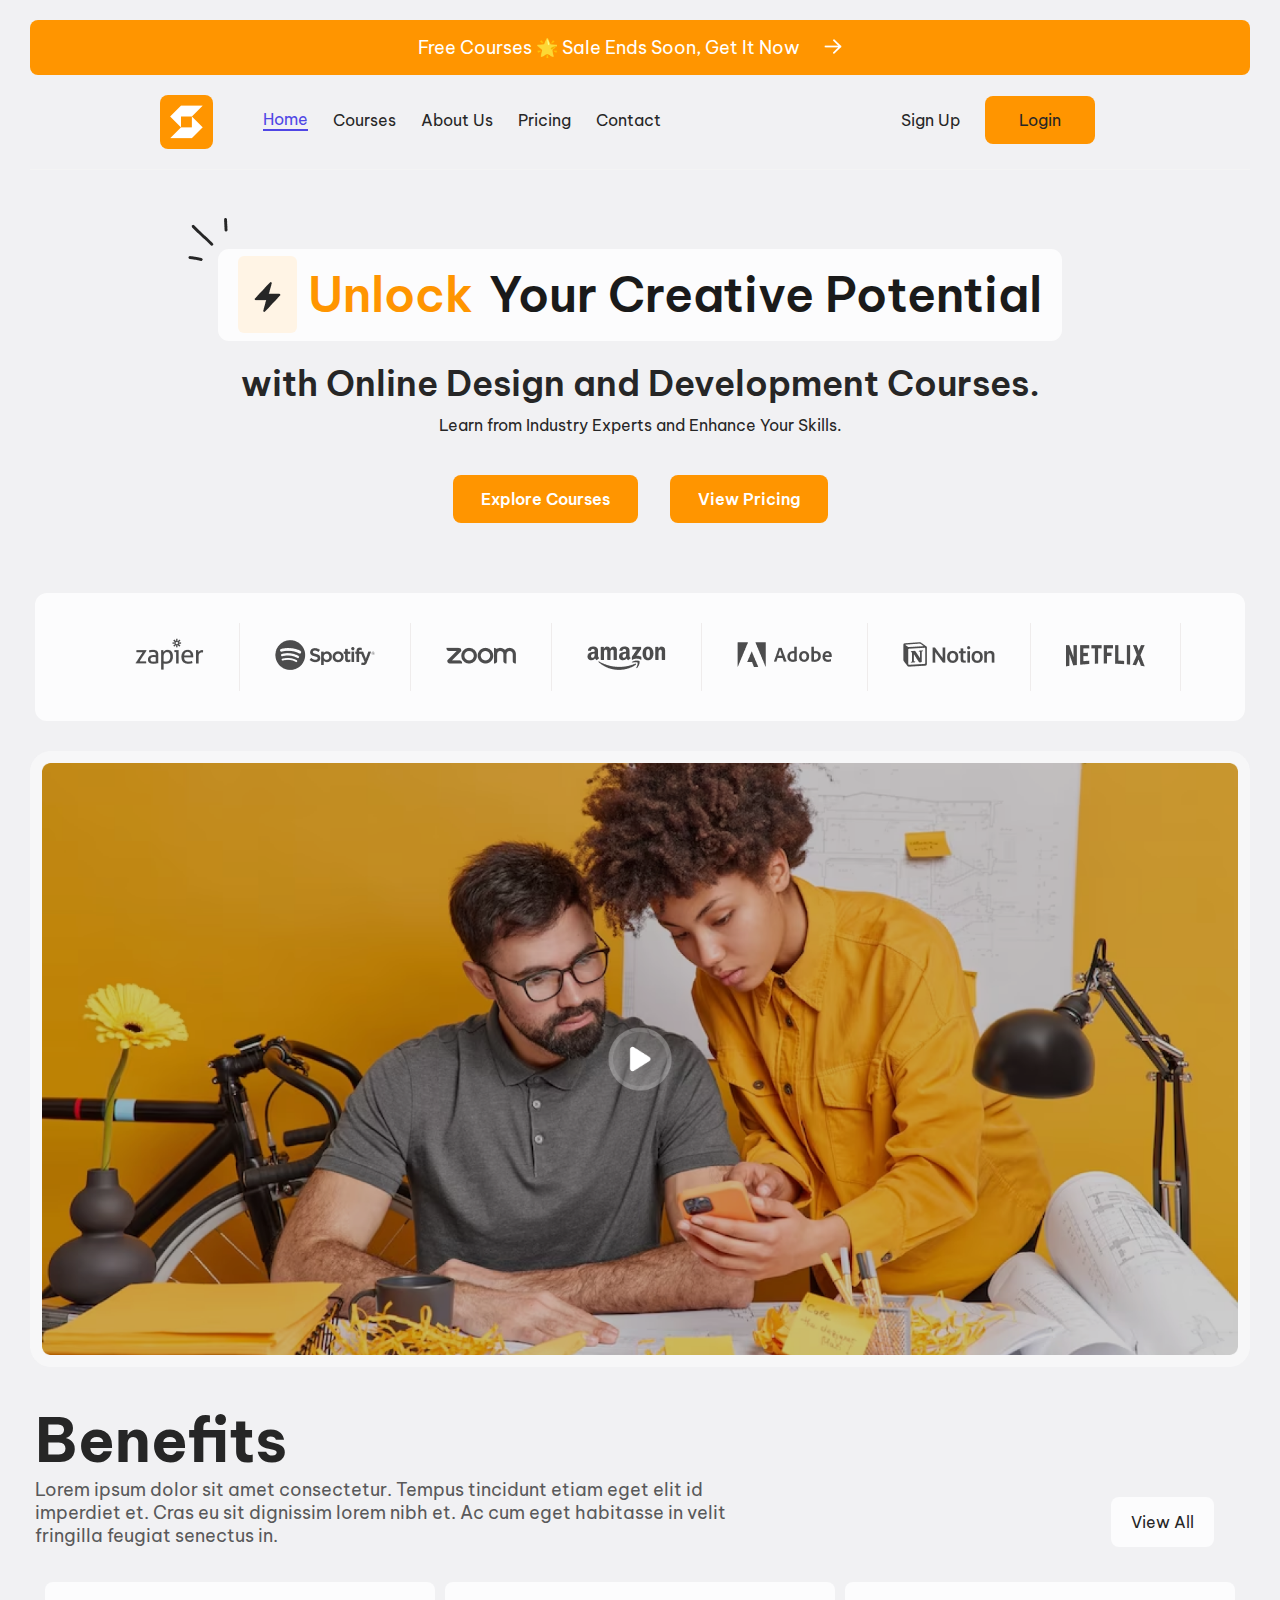
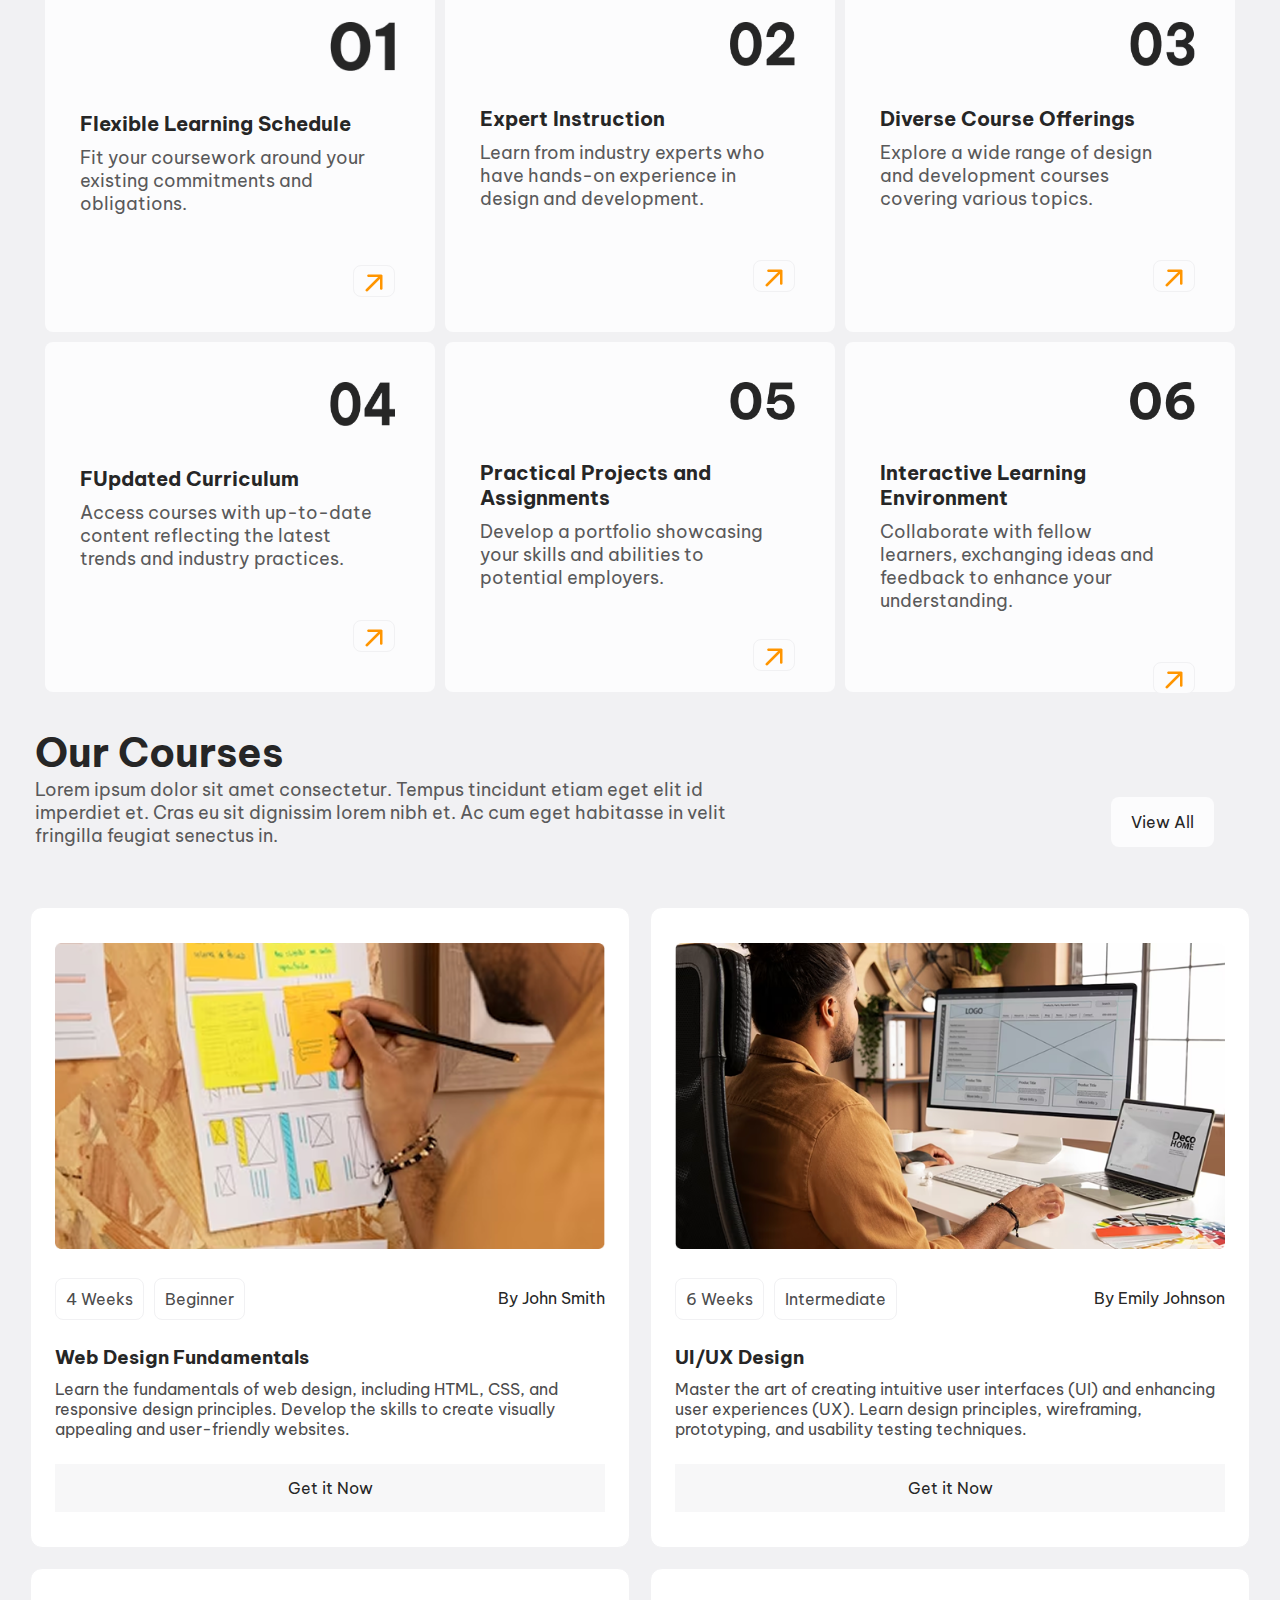
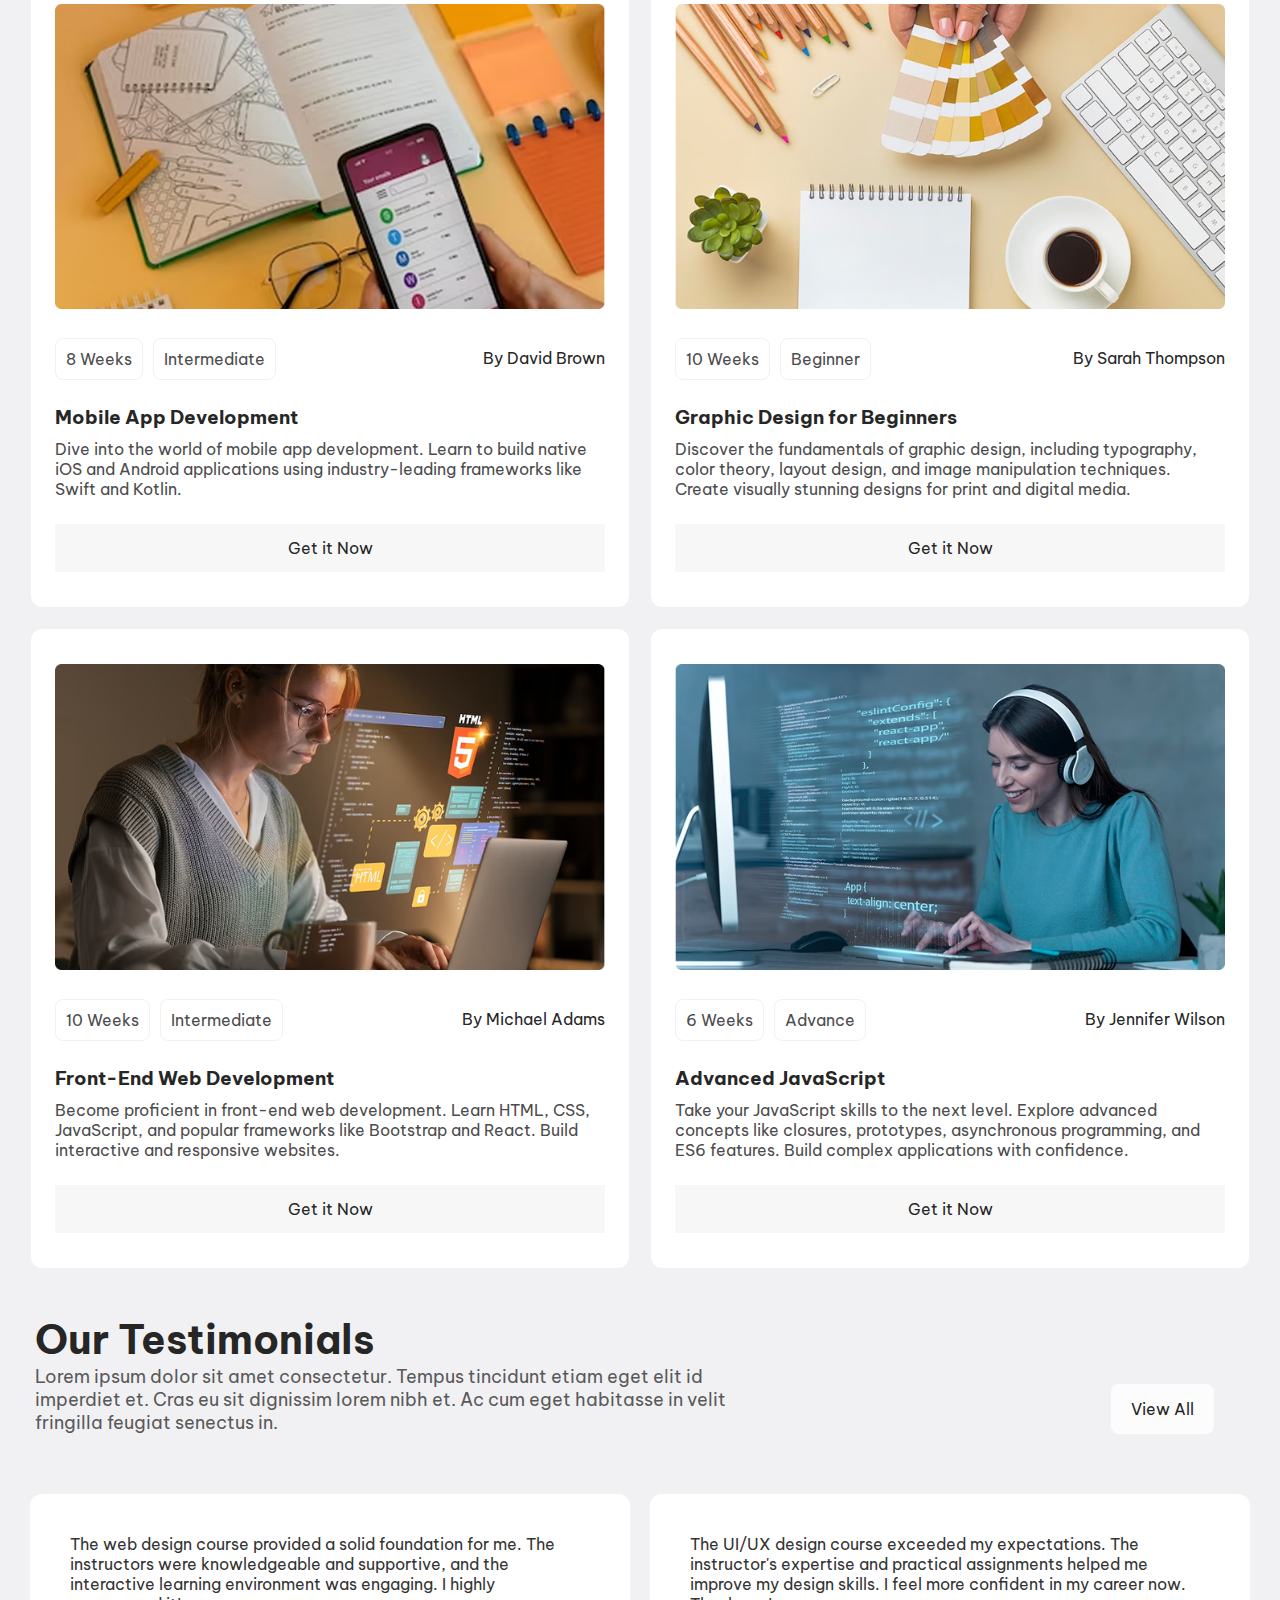
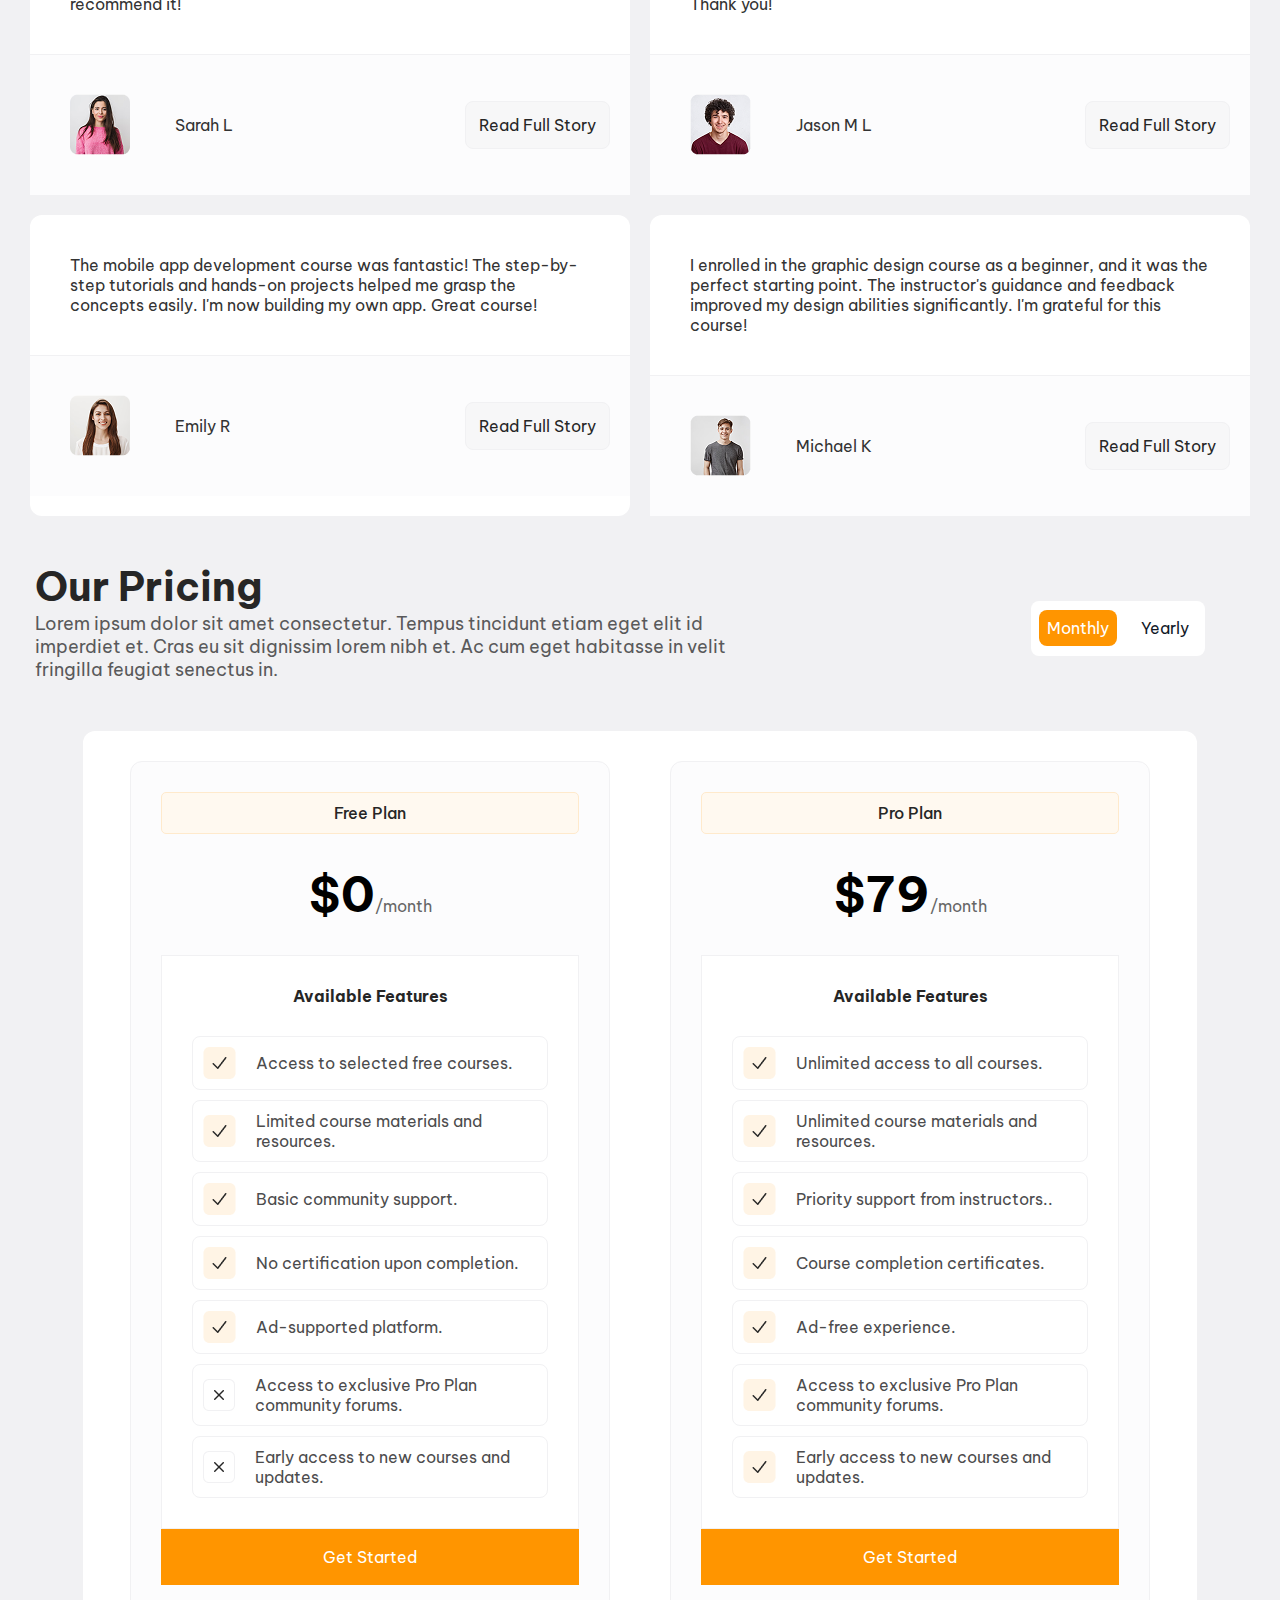
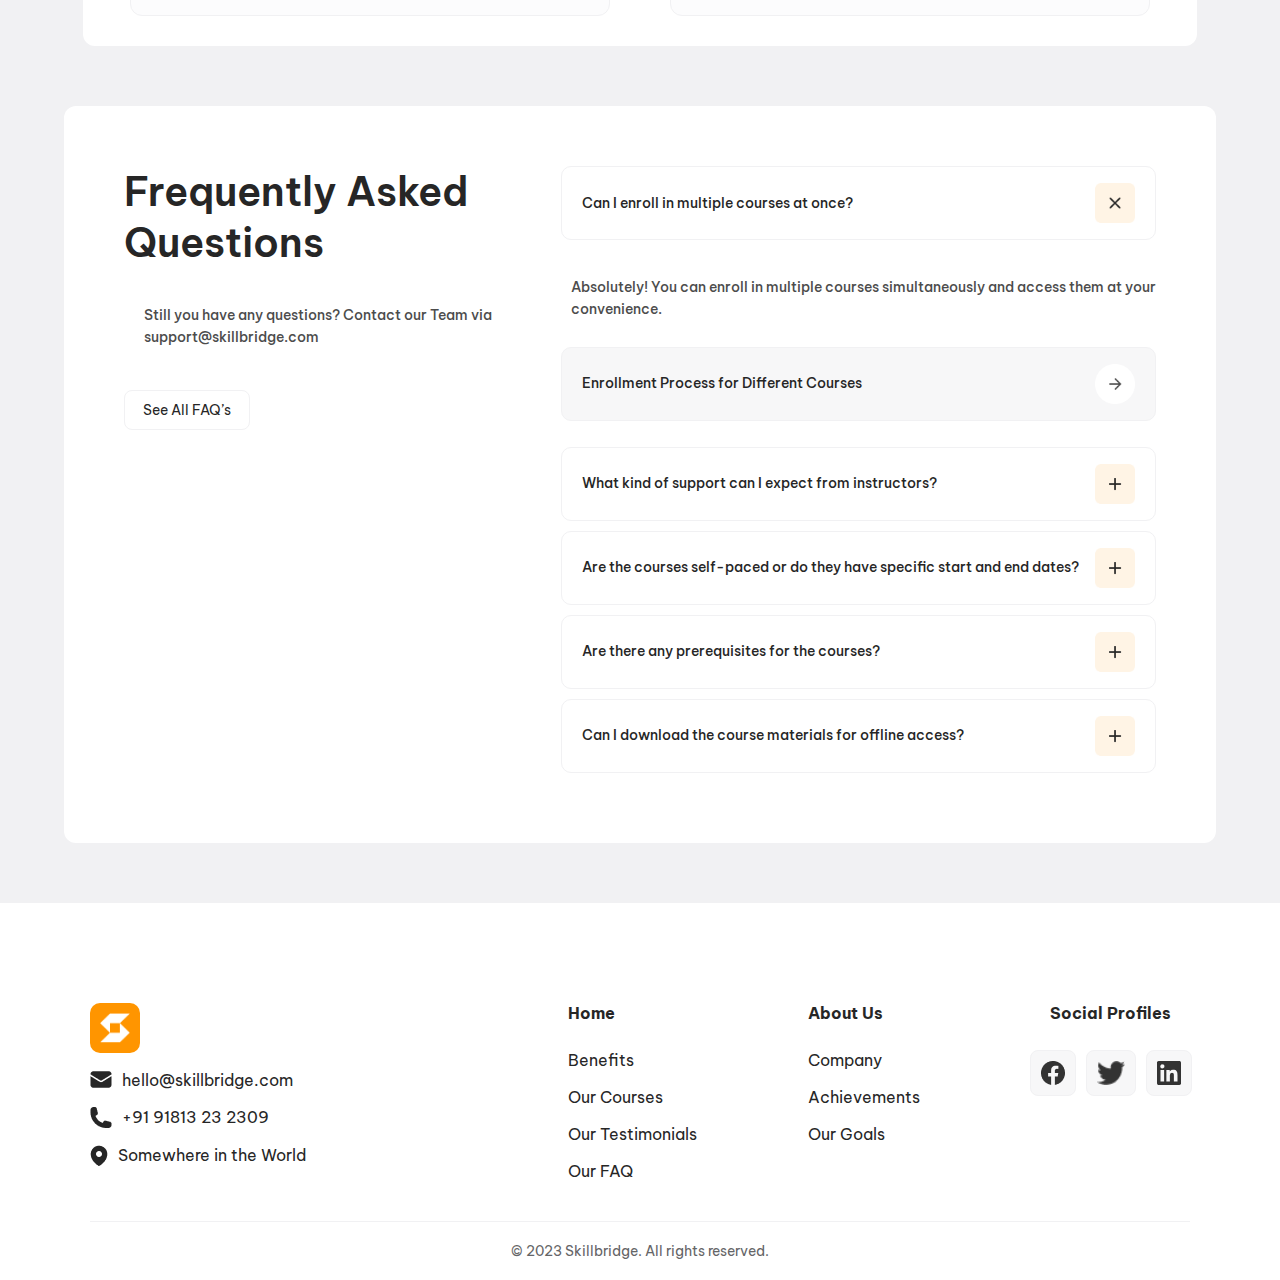
<file: index.html>
<!DOCTYPE html>
<html lang="en">
  <head>
    <meta charset="UTF-8" />
    <meta name="viewport" content="width=device-width, initial-scale=1.0" />
    <title>Online courses</title>
    <link rel="stylesheet" href="assets/styles/style.css" />
    <link href="https://fonts.googleapis.com/css2?family=Be+Vietnam+Pro:wght@400;500;700&display=swap" rel="stylesheet" />
  </head>
  <body>
    <header>
      <div class="title">
        <a href="">Free Courses 🌟 Sale Ends Soon, Get It Now <img src="assets/icons/i.png" alt="icon" /></a>
      </div>
      <nav>
        <ul class="navigation">
          <li class="logo"><img src="assets/icons/shape-17.png" alt="logo" /></li>
          <li><a class="" id="homeLink" href="index.html">Home</a></li>
          <li><a class="" id="aboutLink" href="courses-page.html">Courses</a></li>
          <li><a class="" href="about.html">About Us</a></li>
          <li><a class="" href="pricing.html">Pricing</a></li>
          <li><a class="" href="contact.html">Contact</a></li>
        </ul>
      
        <ul class="login">
          <li><a href="sign-up.html">Sign Up</a></li>
          <li class="log"><a href="Login.html">Login</a></li>
        </ul>
      </nav>
      <hr />
    </header>

    <section class="hero-section">
      <div class="container">
        <img class="icon1" src="assets/icons/Abstract Line.png" alt="" />
        <div class="badge">
          <span class="icon"><img src="assets/icons/Vector 449 (Stroke).png" alt="" /></span>
          <span class="highlight">Unlock</span> Your Creative Potential
        </div>
        <h2 class="main-heading">with Online Design and Development Courses.</h2>
        <p class="subtext">Learn from Industry Experts and Enhance Your Skills.</p>
        <div class="cta-buttons">
          <a href="#" class="btn btn-primary">Explore Courses</a>
          <a href="#" class="btn btn-outline">View Pricing</a>
        </div>
      </div>
    </section>

    <section class="logo-carousel">
      <a class="logos" href="#"><img src="assets/icons/Logo.png" alt="" /></a>
      <a class="logos" href="#"><img src="assets/icons/Logo (1).png" alt="" /></a>
      <a class="logos" href="#"><img src="assets/icons/Logo (2).png" alt="" /></a>
      <a class="logos" href="#"><img src="assets/icons/Logo (3).png" alt="" /></a>
      <a class="logos" href="#"><img src="assets/icons/Logo (4).png" alt="" /></a>
      <a class="logos" href="#"><img src="assets/icons/Logo (5).png" alt="" /></a>
      <a class="logos" href="#"><img src="assets/icons/Logo (6).png" alt="" /></a>
    </section>
    <section class="image">
      <img src="assets/image/Container (1).png" alt="" />
    </section>

    <section class="Benefits">
      <div>
        <div>
          <h2>Benefits</h2>
          <p class="Lorem">
            Lorem ipsum dolor sit amet consectetur. Tempus tincidunt etiam eget elit id imperdiet et. Cras eu sit dignissim lorem nibh et. Ac cum eget habitasse in velit fringilla feugiat senectus in.
          </p>
        </div>
        <div class="link-Benefits">
          <a href="#">View All</a>
        </div>
      </div>
      <div class="boxses">
        <div class="Features">
          <img class="number" src="assets/icons/Number.png" alt="1" />
          <h3>Flexible Learning Schedule</h3>
          <p>Fit your coursework around your existing commitments and obligations.</p>
          <a class="Arrow" href="#"><img src="assets/icons/Vector (Stroke).png" alt="" /></a>
        </div>
        <div class="Features">
          <img class="number" src="assets/icons/Number (1).png" alt="1" />
          <h3>Expert Instruction</h3>
          <p>Learn from industry experts who have hands-on experience in design and development.</p>
          <a class="Arrow" href="#"><img src="assets/icons/Vector (Stroke).png" alt="" /></a>
        </div>
        <div class="Features">
          <img class="number" src="assets/icons/Number (2).png" alt="1" />
          <h3>Diverse Course Offerings</h3>
          <p>Explore a wide range of design and development courses covering various topics.</p>
          <a class="Arrow" href="#"><img src="assets/icons/Vector (Stroke).png" alt="" /></a>
        </div>
        <div class="Features">
          <img class="number" src="assets/icons/Number (3).png" alt="1" />
          <h3>FUpdated Curriculum</h3>
          <p>Access courses with up-to-date content reflecting the latest trends and industry practices.</p>
          <a class="Arrow" href="#"><img src="assets/icons/Vector (Stroke).png" alt="" /></a>
        </div>
        <div class="Features">
          <img class="number" src="assets/icons/Number (4).png" alt="1" />
          <h3>Practical Projects and Assignments</h3>
          <p>Develop a portfolio showcasing your skills and abilities to potential employers.</p>
          <a class="Arrow" href="#"><img src="assets/icons/Vector (Stroke).png" alt="" /></a>
        </div>
        <div class="Features">
          <img class="number" src="assets/icons/Number (5).png" alt="1" />
          <h3>Interactive Learning Environment</h3>
          <p>Collaborate with fellow learners, exchanging ideas and feedback to enhance your understanding.</p>
          <a class="Arrow" href="#"><img src="assets/icons/Vector (Stroke).png" alt="" /></a>
        </div>
      </div>
    </section>

    <section>
      <div class="Our_Courses">
        <div class="Our">
          <h2>Our Courses</h2>
          <p class="Lorem">
            Lorem ipsum dolor sit amet consectetur. Tempus tincidunt etiam eget elit id imperdiet et. Cras eu sit dignissim lorem nibh et. Ac cum eget habitasse in velit fringilla feugiat senectus in.
          </p>
        </div>
        <div class="Benefits link-Benefits">
          <a href="#">View All</a>
        </div>
      </div>

      <div class="courses-wrapper">
        <div class="courses">
          <div class="course">
            <img src="assets/image/Image.png" alt="image Course" />
            <div class="info">
              <div>
                <p>4 Weeks</p>
                <p>Beginner</p>
              </div>
              <p class="by">By John Smith</p>
            </div>
            <h3>Web Design Fundamentals</h3>
            <p>Learn the fundamentals of web design, including HTML, CSS, and responsive design principles. Develop the skills to create visually appealing and user-friendly websites.</p>
            <a href="#">Get it Now</a>
          </div>
        </div>

        <div class="courses">
          <div class="course">
            <img src="assets/image/Image (1).png" alt="image Course" />
            <div class="info">
              <div>
                <p>6 Weeks</p>
                <p>Intermediate</p>
              </div>
              <p class="by">By Emily Johnson</p>
            </div>
            <h3>UI/UX Design</h3>
            <p>Master the art of creating intuitive user interfaces (UI) and enhancing user experiences (UX). Learn design principles, wireframing, prototyping, and usability testing techniques.</p>
            <a href="#">Get it Now</a>
          </div>
        </div>

        <div class="courses">
          <div class="course">
            <img src="assets/image/Image (2).png" alt="image Course" />
            <div class="info">
              <div>
                <p>8 Weeks</p>
                <p>Intermediate</p>
              </div>
              <p class="by">By David Brown</p>
            </div>
            <h3>Mobile App Development</h3>
            <p>Dive into the world of mobile app development. Learn to build native iOS and Android applications using industry-leading frameworks like Swift and Kotlin.</p>
            <a href="#">Get it Now</a>
          </div>
        </div>

        <div class="courses">
          <div class="course">
            <img src="assets/image/Image (3).png" alt="image Course" />
            <div class="info">
              <div>
                <p>10 Weeks</p>
                <p>Beginner</p>
              </div>
              <p class="by">By Sarah Thompson</p>
            </div>
            <h3>Graphic Design for Beginners</h3>
            <p>
              Discover the fundamentals of graphic design, including typography, color theory, layout design, and image manipulation techniques. Create visually stunning designs for print and digital
              media.
            </p>
            <a href="#">Get it Now</a>
          </div>
        </div>

        <div class="courses">
          <div class="course">
            <img src="assets/image/Image (4).png" alt="image Course" />
            <div class="info">
              <div>
                <p>10 Weeks</p>
                <p>Intermediate</p>
              </div>
              <p class="by">By Michael Adams</p>
            </div>
            <h3>Front-End Web Development</h3>
            <p>Become proficient in front-end web development. Learn HTML, CSS, JavaScript, and popular frameworks like Bootstrap and React. Build interactive and responsive websites.</p>
            <a href="#">Get it Now</a>
          </div>
        </div>

        <div class="courses">
          <div class="course">
            <img src="assets/image/Image (5).png" alt="image Course" />
            <div class="info">
              <div>
                <p>6 Weeks</p>
                <p>Advance</p>
              </div>
              <p class="by">By Jennifer Wilson</p>
            </div>
            <h3>Advanced JavaScript</h3>
            <p>
              Take your JavaScript skills to the next level. Explore advanced concepts like closures, prototypes, asynchronous programming, and ES6 features. Build complex applications with
              confidence.
            </p>
            <a href="#">Get it Now</a>
          </div>
        </div>
      </div>
    </section>

    <section>
      <div class="Our_Courses">
        <div class="Our">
          <h2>Our Testimonials</h2>
          <p class="Lorem">
            Lorem ipsum dolor sit amet consectetur. Tempus tincidunt etiam eget elit id imperdiet et. Cras eu sit dignissim lorem nibh et. Ac cum eget habitasse in velit fringilla feugiat senectus in.
          </p>
        </div>
        <div class="Benefits link-Benefits">
          <a href="#">View All</a>
        </div>
      </div>
      <div class="testimonials-wrapper">
        <div class="Testimonials">
          <p>
            The web design course provided a solid foundation for me. The instructors were knowledgeable and supportive, and the interactive learning environment was engaging. I highly recommend it!
          </p>

          <div class="div-clint">
            <div>
              <img src="assets/image/personal.png" alt="personal" />
              <p class="clint">Sarah L</p>
            </div>
            <a href="#">Read Full Story</a>
          </div>
        </div>
        <div class="Testimonials">
          <p>
            The UI/UX design course exceeded my expectations. The instructor's expertise and practical assignments helped me improve my design skills. I feel more confident in my career now. Thank
            you!
          </p>

          <div class="div-clint">
            <div>
              <img src="assets/image/personal1.png" alt="personal" />
              <p class="clint">Jason M L</p>
            </div>
            <a href="#">Read Full Story</a>
          </div>
        </div>
        <div class="Testimonials">
          <p>The mobile app development course was fantastic! The step-by-step tutorials and hands-on projects helped me grasp the concepts easily. I'm now building my own app. Great course!</p>

          <div class="div-clint">
            <div>
              <img src="assets/image/personal2.png" alt="personal" />
              <p class="clint">Emily R</p>
            </div>
            <a href="#">Read Full Story</a>
          </div>
        </div>
        <div class="Testimonials">
          <p>
            I enrolled in the graphic design course as a beginner, and it was the perfect starting point. The instructor's guidance and feedback improved my design abilities significantly. I'm
            grateful for this course!
          </p>

          <div class="div-clint">
            <div>
              <img src="assets/image/personal3.png" alt="personal" />
              <p class="clint">Michael K</p>
            </div>
            <a href="#">Read Full Story</a>
          </div>
        </div>
      </div>
    </section>
    <section>
      <div class="Our_Courses">
        <div class="Our">
          <h2>Our Pricing</h2>
          <p class="Lorem">
            Lorem ipsum dolor sit amet consectetur. Tempus tincidunt etiam eget elit id imperdiet et. Cras eu sit dignissim lorem nibh et. Ac cum eget habitasse in velit fringilla feugiat senectus in.
          </p>
        </div>
        <div class="sub">
          <a class="Monthly" href="#">Monthly</a>
          <a class="Yearly" href="#">Yearly</a>
        </div>
      </div>

      <div class="pricing-card_header">
        <div class="pricing-card">
          <h4 class="Plan">Free Plan</h4>
          <div class="price">$0<span>/month</span></div>
          <div class="features">
            <h4>Available Features</h4>
            <ul>
              <li><img src="assets/icons/Icon Container.png" alt="✔" />Access to selected free courses.</li>
              <li><img src="assets/icons/Icon Container.png" alt="✔" />Limited course materials and resources.</li>
              <li><img src="assets/icons/Icon Container.png" alt="✔" />Basic community support.</li>
              <li><img src="assets/icons/Icon Container.png" alt="✔" />No certification upon completion.</li>
              <li><img src="assets/icons/Icon Container.png" alt="✔" />Ad-supported platform.</li>
              <li><img src="assets/icons/Icon Container (1).png" alt="falls" />Access to exclusive Pro Plan community forums.</li>
              <li><img src="assets/icons/Icon Container (1).png" alt="falls" />Early access to new courses and updates.</li>
            </ul>
          </div>
          <a href="#">Get Started</a>
        </div>
        <div class="pricing-card">
          <h4 class="Plan">Pro Plan</h4>
          <div class="price">$79<span>/month</span></div>
          <div class="features">
            <h4>Available Features</h4>
            <ul>
              <li><img src="assets/icons/Icon Container.png" alt="✔" />Unlimited access to all courses.</li>
              <li><img src="assets/icons/Icon Container.png" alt="✔" />Unlimited course materials and resources.</li>
              <li><img src="assets/icons/Icon Container.png" alt="✔" />Priority support from instructors..</li>
              <li><img src="assets/icons/Icon Container.png" alt="✔" />Course completion certificates.</li>
              <li><img src="assets/icons/Icon Container.png" alt="✔" />Ad-free experience.</li>
              <li><img src="assets/icons/Icon Container.png" alt="falls" />Access to exclusive Pro Plan community forums.</li>
              <li><img src="assets/icons/Icon Container.png" alt="falls" />Early access to new courses and updates.</li>
            </ul>
          </div>
          <a href="#">Get Started</a>
        </div>
      </div>
    </section>

    <section class="Asked">
      <div>
        <h3>Frequently Asked Questions</h3>
        <p class="absolutely">Still you have any questions? Contact our Team via support@skillbridge.com</p>
        <a href="#">See All FAQ’s</a>
      </div>

      <div>
        <div class="quies">
          <p>Can I enroll in multiple courses at once?</p>
          <img src="assets/icons/x.png" alt="x" />
        </div>
        <p class="absolutely">Absolutely! You can enroll in multiple courses simultaneously and access them at your convenience.</p>
        <div class="quies">
          <p>Enrollment Process for Different Courses</p>
          <img src="assets/icons/r.png" alt="سهم" />
        </div>
        <div>
          <div class="quies">
            <p>What kind of support can I expect from instructors?</p>
            <img src="assets/icons/+.png" alt="+" />
          </div>
          <div class="quies">
            <p>Are the courses self-paced or do they have specific start and end dates?</p>
            <img src="assets/icons/+.png" alt="+" />
          </div>
          <div class="quies">
            <p>Are there any prerequisites for the courses?</p>
            <img src="assets/icons/+.png" alt="+" />
          </div>
          <div class="quies">
            <p>Can I download the course materials for offline access?</p>
            <img src="assets/icons/+.png" alt="+" />
          </div>
        </div>
      </div>
    </section>
    <section class="footer-section">
      <div>
        <div class="Connect">
          <img class="logo" src="assets/icons/shape-17.png" alt="logo" />
          <div>
            <img src="assets/icons/email.png" alt="email" />
            <p>hello@skillbridge.com</p>
          </div>
          <div>
            <img src="assets/icons/call.png" alt="call" />
            <p>+91 91813 23 2309</p>
          </div>
          <div>
            <img src="assets/icons/map.png" alt="map" />
            <p>Somewhere in the World</p>
          </div>
        </div>
        <div class="Home">
          <p>Home</p>
          <p>Benefits</p>
          <p>Our Courses</p>
          <p>Our Testimonials</p>
          <p>Our FAQ</p>
        </div>
        <div class="About">
          <p>About Us</p>
          <p>Company</p>
          <p>Achievements</p>
          <p>Our Goals</p>
        </div>
        <div class="Social">
          <p>Social Profiles</p>
          <div>
            <img src="assets/icons/facebook.png" alt="facebook" />
            <img src="assets/icons/twittwe.png" alt="twittwer" />
            <img src="assets/icons/linkedin.png" alt="linkedin" />
          </div>
        </div>
      </div>
      <div>
        <p>© 2023 Skillbridge. All rights reserved.</p>
      </div>
    </section>


    <script src="assets/main .js"></script>

  </body>
</html>
</file>
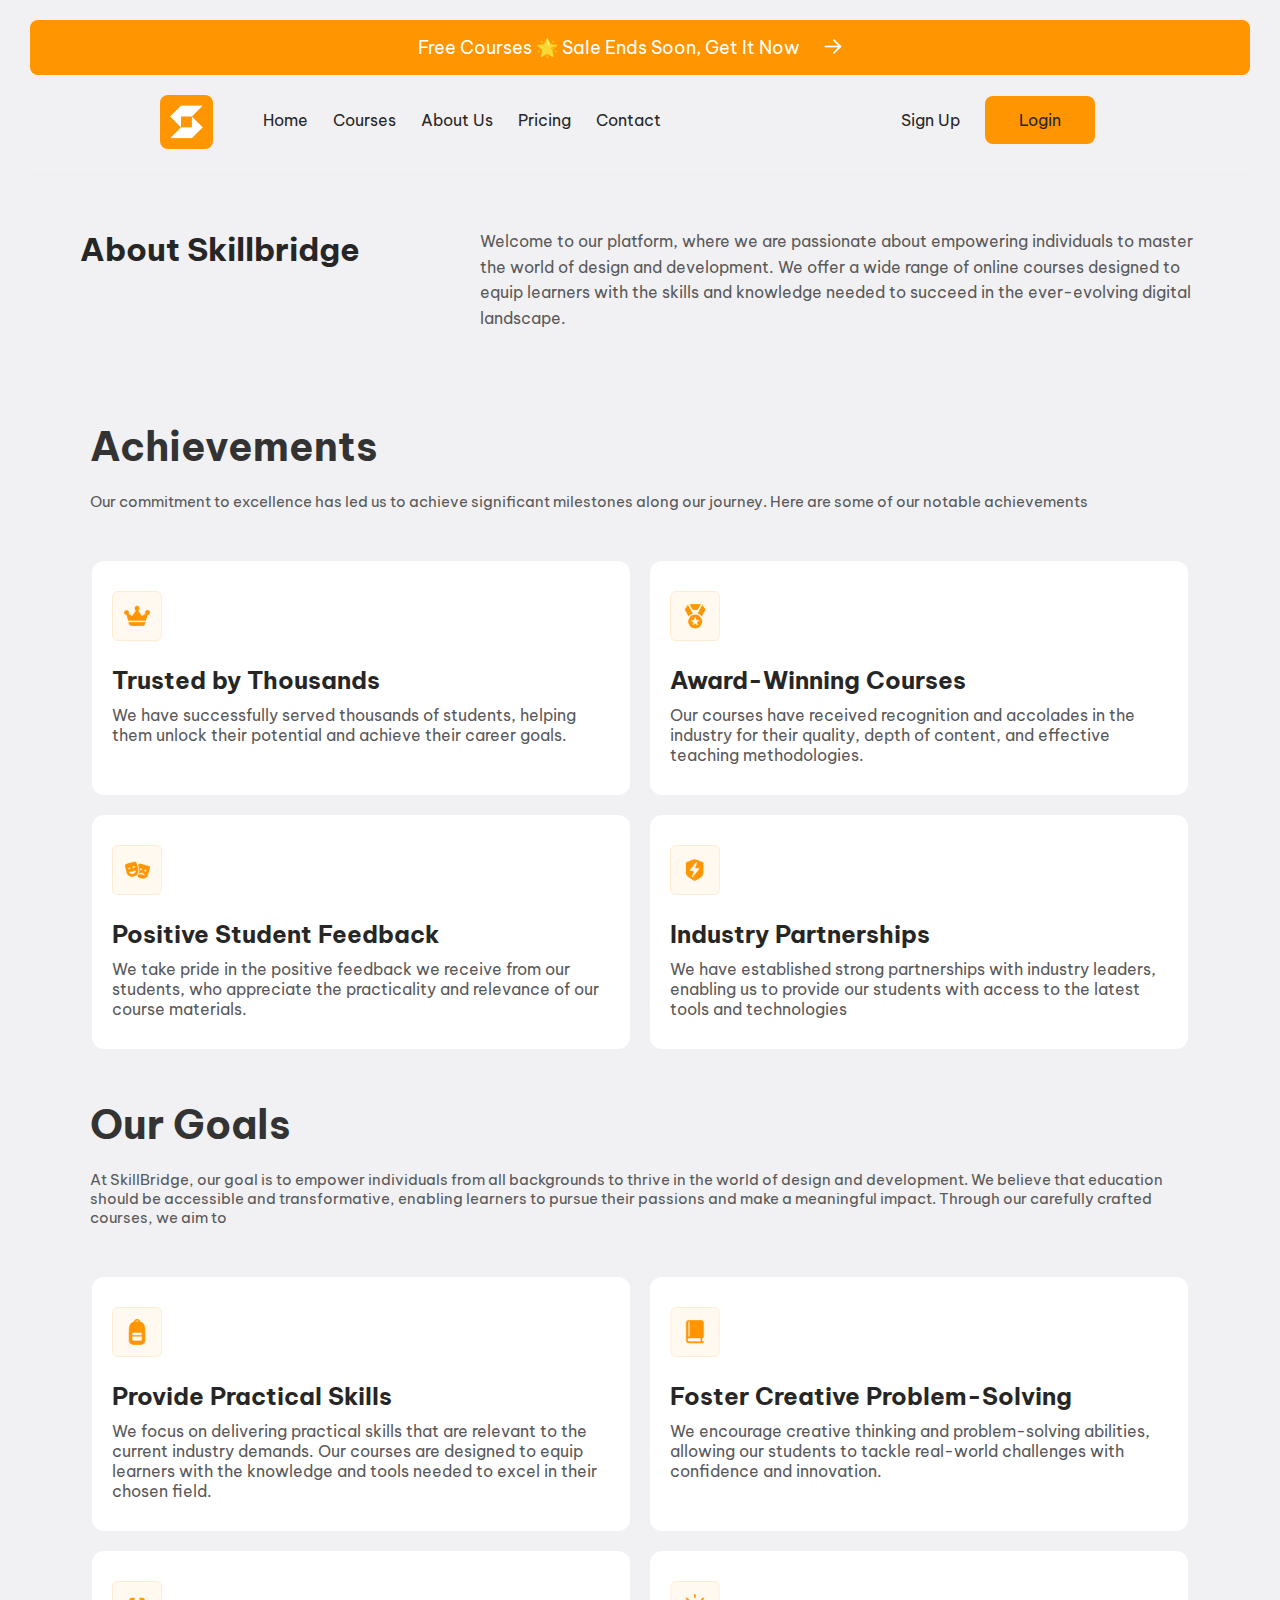
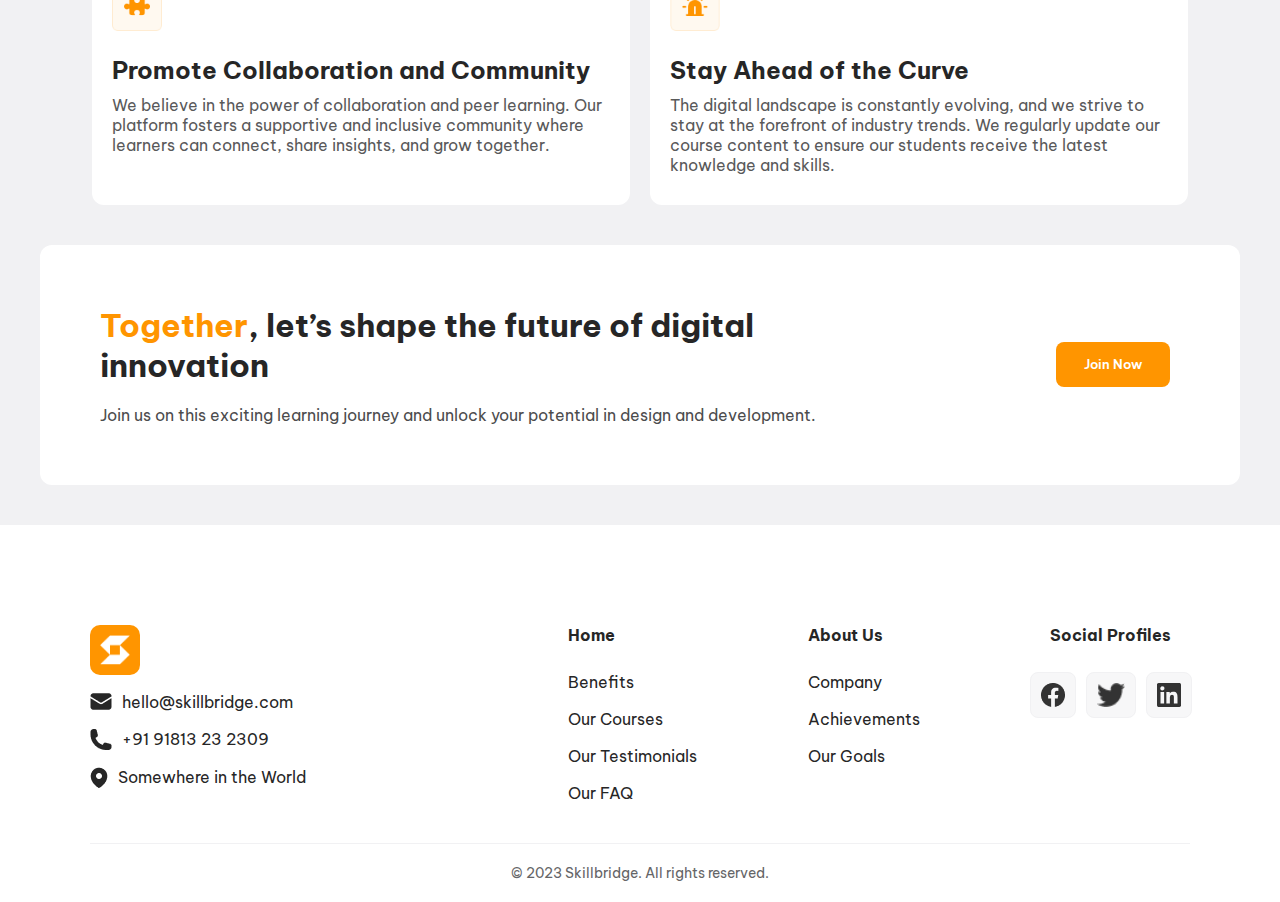
<file: about.html>
<!DOCTYPE html>
<html lang="en">
<head>
  <meta charset="UTF-8">
  <meta name="viewport" content="width=device-width, initial-scale=1.0">
  <title>About</title>
  <link rel="stylesheet" href="assets/styles/style.css" />
  <link href="https://fonts.googleapis.com/css2?family=Be+Vietnam+Pro:wght@400;500;700&display=swap" rel="stylesheet" />
</head>
<body>
  <header>
    <div class="title">
      <a href="">Free Courses 🌟 Sale Ends Soon, Get It Now <img src="assets/icons/i.png" alt="icon" /></a>
    </div>
    <nav>
      <ul class="navigation">
        <li class="logo"><img src="assets/icons/shape-17.png" alt="logo" /></li>
        <li><a href="index.html">Home</a></li>
        <li><a href="courses-page.html">Courses</a></li>
        <li><a href="about.html">About Us</a></li>
        <li><a href="pricing.html">Pricing</a></li>
        <li><a href="contact.html">Contact</a></li>
      </ul>

      <ul class="login">
        <li><a href="sign-up.html">Sign Up</a></li>
        <li class="log"><a href="Login.html">Login</a></li>
      </ul>
    </nav>
    <hr />
  </header>

  <section class="intro">
    <h2>About Skillbridge</h2>
    <p>
      Welcome to our platform, where we are passionate about empowering individuals to master the world of design and development. We offer a wide range of online courses designed to equip learners with the skills and knowledge needed to succeed in the ever-evolving digital landscape.
    </p>
  </section>
  <section class="Achievements">
    <h2>Achievements</h2>
    <p>Our commitment to excellence has led us to achieve significant milestones along our journey. Here are some of our notable achievements</p>
  </section>
  <section class="crown">
    <div>
      <img src="assets/icons/crown.png" alt="crown">
      <h3>Trusted by Thousands</h3>
      <p>We have successfully served thousands of students, helping them unlock their potential and achieve their career goals.</p>
    </div>
    <div>
      <img src="assets/icons/pag.png" alt="pag">
      <h3>Award-Winning Courses</h3>
      <p>Our courses have received recognition and accolades in the industry for their quality, depth of content, and effective teaching methodologies.</p>
    </div>
    <div>
      <img src="assets/icons/pag1.png" alt="pag1">
      <h3>Positive Student Feedback</h3>
      <p>We take pride in the positive feedback we receive from our students, who appreciate the practicality and relevance of our course materials.</p>
    </div>
    <div>
      <img src="assets/icons/pag2.png" alt="pag2">
      <h3>Industry Partnerships</h3>
      <p>We have established strong partnerships with industry leaders, enabling us to provide our students with access to the latest tools and technologies</p>
    </div>
  </section>
  <section class="Achievements">
    <h2>Our Goals</h2>
    <p>At SkillBridge, our goal is to empower individuals from all backgrounds to thrive in the world of design and development. We believe that education should be accessible and transformative, enabling learners to pursue their passions and make a meaningful impact.
      Through our carefully crafted courses, we aim to</p>
  </section>
  <section class="crown">
    <div>
      <img src="assets/icons/Provide.png" alt="Provide">
      <h3>Provide Practical Skills</h3>
      <p>We focus on delivering practical skills that are relevant to the current industry demands. Our courses are designed to equip learners with the knowledge and tools needed to excel in their chosen field.</p>
    </div>
    <div>
      <img src="assets/icons/Foster.png" alt="Foster">
      <h3>Foster Creative Problem-Solving</h3>
      <p>We encourage creative thinking and problem-solving abilities, allowing our students to tackle real-world challenges with confidence and innovation.</p>
    </div>
    <div>
      <img src="assets/icons/Promote.png" alt="Promote">
      <h3>Promote Collaboration and Community</h3>
      <p>We believe in the power of collaboration and peer learning. Our platform fosters a supportive and inclusive community where learners can connect, share insights, and grow together.</p>
    </div>
    <div>
      <img src="assets/icons/Stay.png" alt="Stay">
      <h3>Stay Ahead of the Curve</h3>
      <p>The digital landscape is constantly evolving, and we strive to stay at the forefront of industry trends. We regularly update our course content to ensure our students receive the latest knowledge and skills.</p>
    </div>
  </section>
  
  <section class="section-container">
    <div class="text-content">
      <h2><span>Together</span>, let’s shape the future of digital innovation</h2>
      <p>Join us on this exciting learning journey and unlock your potential in design and development.</p>
    </div>
    <button class="btn">Join Now</button>
  </section>
  <section class="footer-section">
    <div>
      <div class="Connect">
        <img class="logo" src="assets/icons/shape-17.png" alt="logo" />
        <div>
          <img src="assets/icons/email.png" alt="email" />
          <p>hello@skillbridge.com</p>
        </div>
        <div>
          <img src="assets/icons/call.png" alt="call" />
          <p>+91 91813 23 2309</p>
        </div>
        <div>
          <img src="assets/icons/map.png" alt="map" />
          <p>Somewhere in the World</p>
        </div>
      </div>
      <div class="Home">
        <p>Home</p>
        <p>Benefits</p>
        <p>Our Courses</p>
        <p>Our Testimonials</p>
        <p>Our FAQ</p>
      </div>
      <div class="About">
        <p>About Us</p>
        <p>Company</p>
        <p>Achievements</p>
        <p>Our Goals</p>
      </div>
      <div class="Social">
        <p>Social Profiles</p>
        <div>
          <img src="assets/icons/facebook.png" alt="facebook" />
          <img src="assets/icons/twittwe.png" alt="twittwer" />
          <img src="assets/icons/linkedin.png" alt="linkedin" />
        </div>
      </div>
    </div>
    <div>
      <p>© 2023 Skillbridge. All rights reserved.</p>
    </div>
  </section>

</body>
</html>
</file>
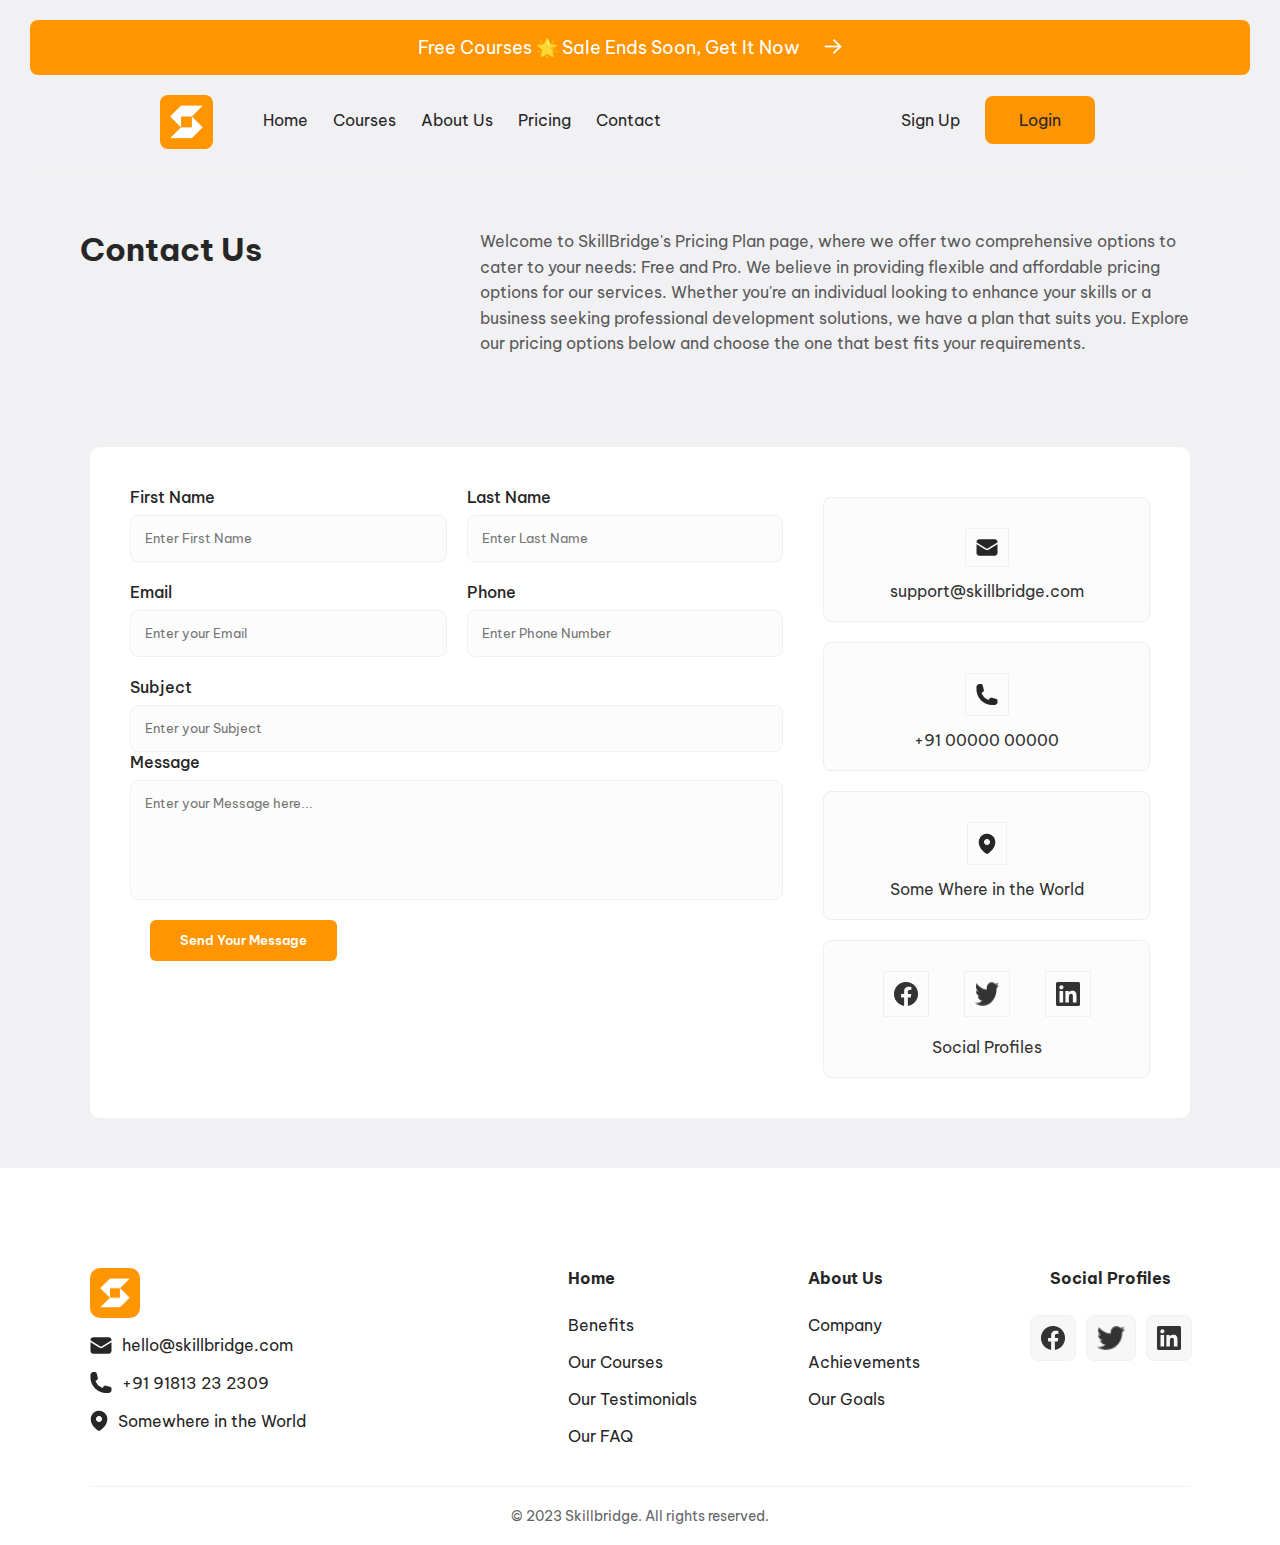
<file: contact.html>
<!DOCTYPE html>
<html lang="en">
<head>
  <meta charset="UTF-8">
  <meta name="viewport" content="width=device-width, initial-scale=1.0">
  <title>Contact</title>
  <link rel="stylesheet" href="assets/styles/style.css" />
    <link href="https://fonts.googleapis.com/css2?family=Be+Vietnam+Pro:wght@400;500;700&display=swap" rel="stylesheet" />
</head>
<body>
  <header>
    <div class="title">
      <a href="">Free Courses 🌟 Sale Ends Soon, Get It Now <img src="assets/icons/i.png" alt="icon" /></a>
    </div>
    <nav>
      <ul class="navigation">
        <li class="logo"><img src="assets/icons/shape-17.png" alt="logo" /></li>
        <li><a class="" id="homeLink" href="index.html">Home</a></li>
        <li><a class="" id="aboutLink" href="courses-page.html">Courses</a></li>
        <li><a class="" href="about.html">About Us</a></li>
        <li><a class="" href="pricing.html">Pricing</a></li>
        <li><a class="" href="contact.html">Contact</a></li>
      </ul>
    
      <ul class="login">
        <li><a href="sign-up.html">Sign Up</a></li>
        <li class="log"><a href="Login.html">Login</a></li>
      </ul>
    </nav>
    <hr />
  </header>

  <section class="intro">
    <h2>Contact Us</h2>
    <p>
      Welcome to SkillBridge's Pricing Plan page, where we offer two comprehensive options to cater to your needs: Free and Pro. We believe in providing flexible and affordable pricing options for our services. Whether you're an individual looking to enhance your skills or a business seeking professional development solutions, we have a plan that suits you. Explore our pricing options below and choose the one that best fits your requirements.
    </p>
  </section>
  <section class="contai">
    <div class="form-section">
      <form>
        <div class="row">
          <div class="form-group">
            <label>First Name</label>
            <input type="text" placeholder="Enter First Name">
          </div>
          <div class="form-group">
            <label>Last Name</label>
            <input type="text" placeholder="Enter Last Name">
          </div>
        </div>
        <div class="row">
          <div class="form-group">
            <label>Email</label>
            <input type="email" placeholder="Enter your Email">
          </div>
          <div class="form-group">
            <label>Phone</label>
            <input type="tel" placeholder="Enter Phone Number">
          </div>
        </div>
        <div class="form-group">
          <label>Subject</label>
          <input type="text" placeholder="Enter your Subject">
        </div>
        <div class="form-group">
          <label>Message</label>
          <textarea placeholder="Enter your Message here..."></textarea>
        </div>
        <button type="submit">Send Your Message</button>
      </form>
    </div>
  
    <div class="info-section">
      <div class="info-box">
        <img class="email" src="assets/icons/email.png" alt="email">
        <p>support@skillbridge.com</p>
      </div>
      <div class="info-box">
        <img src="assets/icons/call.png" alt="call">
        <p>+91 00000 00000</p>
      </div>
      <div class="info-box">
        <img src="assets/icons/map.png" alt="map">
        <p>Some Where in the World</p>
      </div>
      <div class="info-box">
        <div class="social-icons">
          <img src="assets/icons/facebook.png" alt="facebook">
          <img src="assets/icons/twittwe.png" alt="twittwe">
          <img src="assets/icons/linkedin.png" alt="linkedin">
        </div>
        <p>Social Profiles</p>
      </div>
    </div>
  </section>

  <section class="footer-section">
    <div>
      <div class="Connect">
        <img class="logo" src="assets/icons/shape-17.png" alt="logo" />
        <div>
          <img src="assets/icons/email.png" alt="email" />
          <p>hello@skillbridge.com</p>
        </div>
        <div>
          <img src="assets/icons/call.png" alt="call" />
          <p>+91 91813 23 2309</p>
        </div>
        <div>
          <img src="assets/icons/map.png" alt="map" />
          <p>Somewhere in the World</p>
        </div>
      </div>
      <div class="Home">
        <p>Home</p>
        <p>Benefits</p>
        <p>Our Courses</p>
        <p>Our Testimonials</p>
        <p>Our FAQ</p>
      </div>
      <div class="About">
        <p>About Us</p>
        <p>Company</p>
        <p>Achievements</p>
        <p>Our Goals</p>
      </div>
      <div class="Social">
        <p>Social Profiles</p>
        <div>
          <img src="assets/icons/facebook.png" alt="facebook">
          <img src="assets/icons/twittwe.png" alt="twittwer">
          <img src="assets/icons/linkedin.png" alt="linkedin">
        </div>
      </div>
    </div>
    <div>
      <p>© 2023 Skillbridge. All rights reserved.</p>
    </div>
  </section>
  
</body>
</html>
</file>
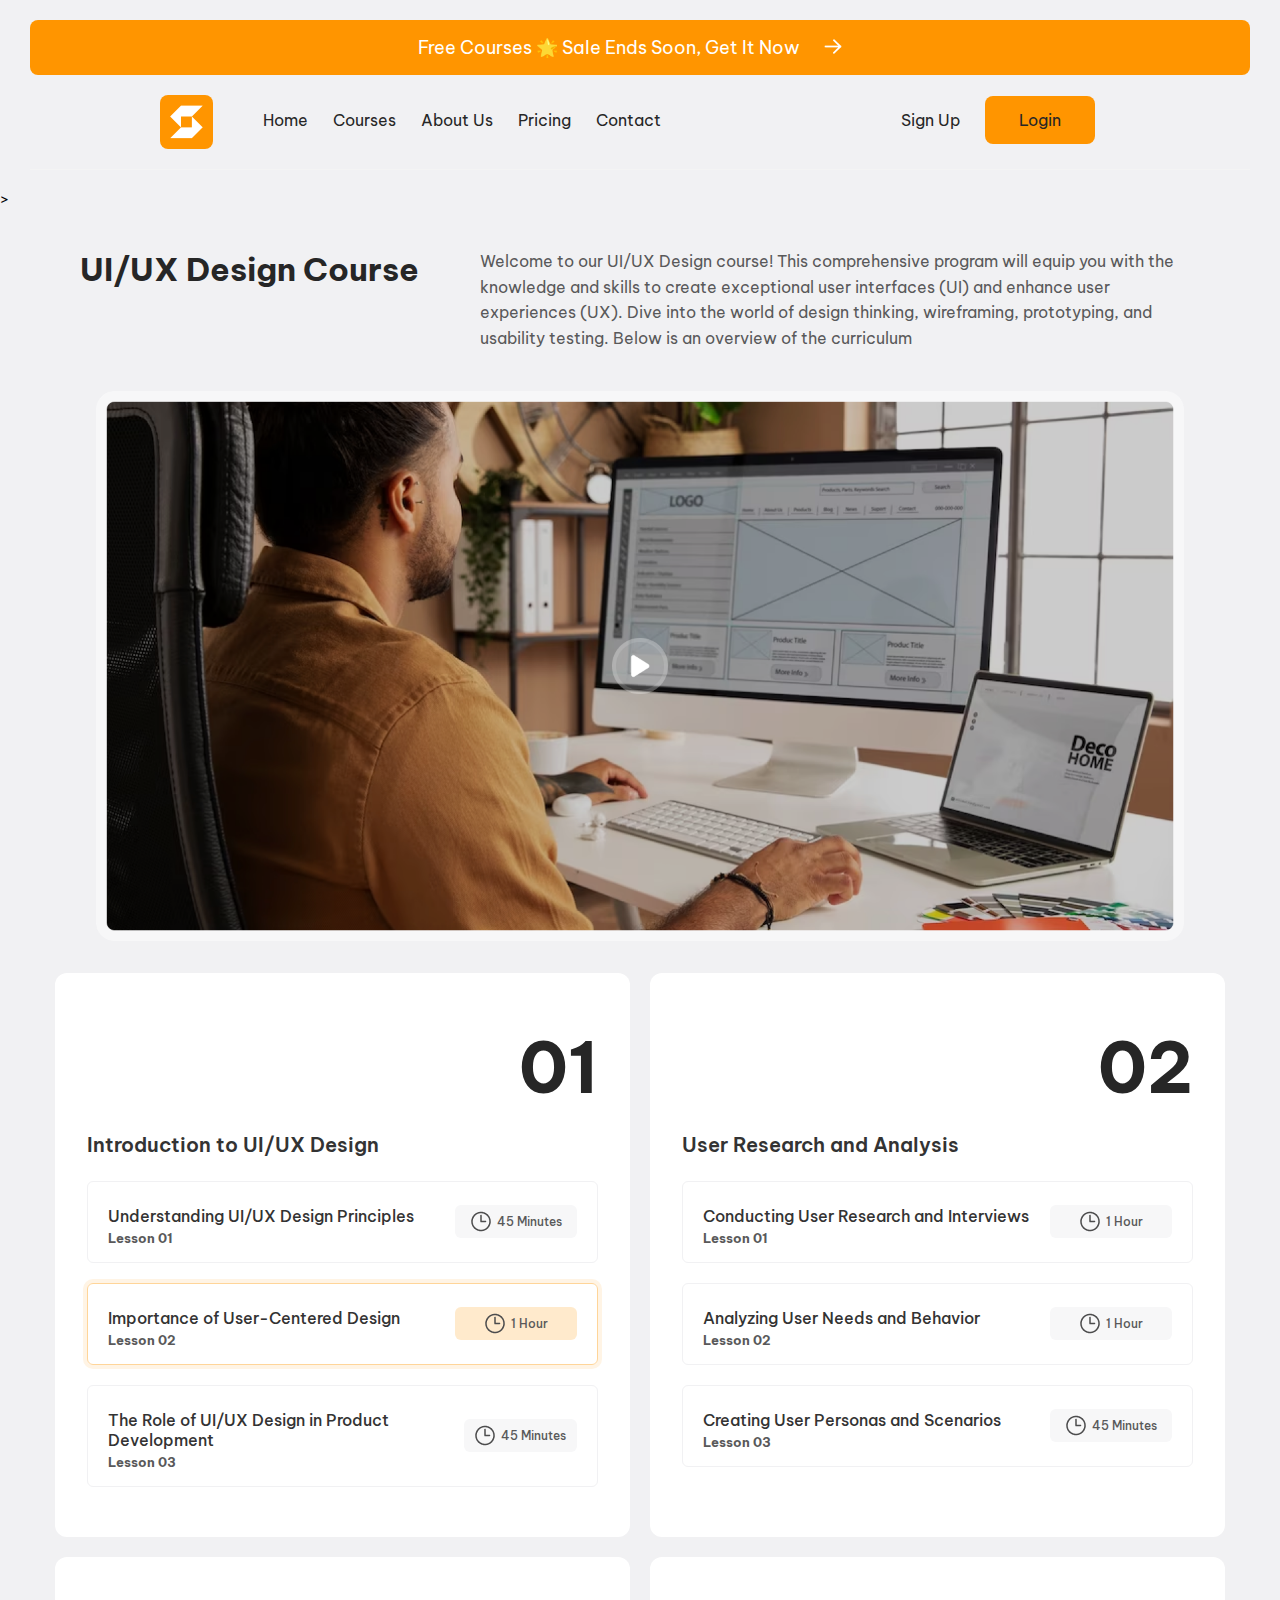
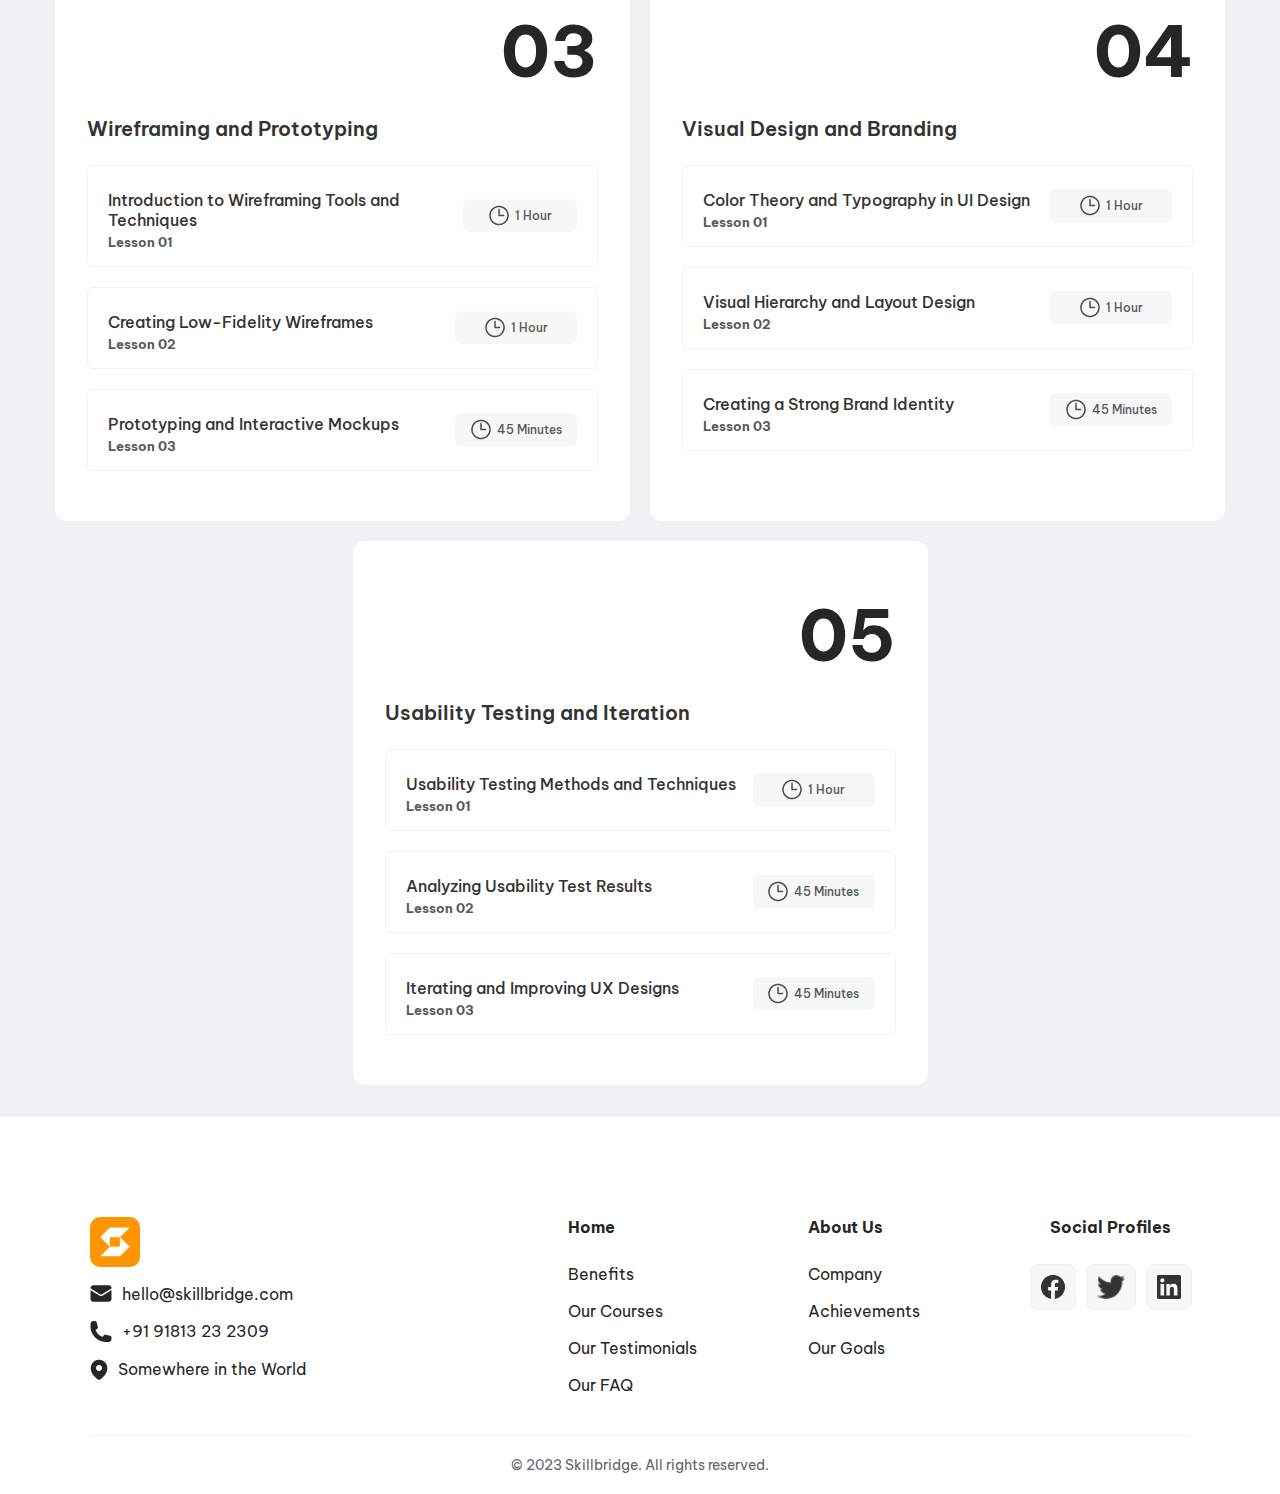
<file: courrse-open-page.html>
<!DOCTYPE html>
<html lang="en">
  <head>
    <meta charset="UTF-8" />
    <meta name="viewport" content="width=device-width, initial-scale=1.0" />
    <title>Course Open page</title>
    <link rel="stylesheet" href="assets/styles/style.css" />
    <link href="https://fonts.googleapis.com/css2?family=Be+Vietnam+Pro:wght@400;500;700&display=swap" rel="stylesheet" />
  </head>
  <body>
    <header>
      <div class="title">
        <a href="">Free Courses 🌟 Sale Ends Soon, Get It Now <img src="assets/icons/i.png" alt="icon" /></a>
      </div>
      <nav>
        <ul class="navigation">
          <li class="logo"><img src="assets/icons/shape-17.png" alt="logo" /></li>
          <li><a class="" id="homeLink" href="index.html">Home</a></li>
          <li><a class="" id="aboutLink" href="courses-page.html">Courses</a></li>
          <li><a class="" href="about.html">About Us</a></li>
          <li><a class="" href="pricing.html">Pricing</a></li>
          <li><a class="" href="contact.html">Contact</a></li>
        </ul>
      
        <ul class="login">
          <li><a href="sign-up.html">Sign Up</a></li>
          <li class="log"><a href="Login.html">Login</a></li>
        </ul>
      </nav>
      <hr />
    </header>
>
    <section class="intro">
      <h2>UI/UX Design Course</h2>
      <p>
        Welcome to our UI/UX Design course! This comprehensive program will equip you with the knowledge and skills to create exceptional user interfaces (UI) and enhance user experiences (UX). Dive
        into the world of design thinking, wireframing, prototyping, and usability testing. Below is an overview of the curriculum
      </p>
    </section>
    <section class="image-ui">
      <img src="assets/image/ui-ux-img.png" alt="ui-ux-img" />
    </section>
    <section class="courses-sec">
      <div class="course-card">
        <p class="course-number">01</p>
        <h4 class="course-title">Introduction to UI/UX Design</h4>
        <div class="lessons-list">
          <div class="lesson-box">
            <div class="lesson-info">
              <h5 class="lesson-title">Understanding UI/UX Design Principles</h5>
              <p class="lesson-number">Lesson 01</p>
            </div>
            <div class="lesson-duration">
              <img src="assets/icons/clock.png" alt="clock" />
              <p>45 Minutes</p>
            </div>
          </div>

          <div class="lesson-box active">
            <div class="lesson-info">
              <h5 class="lesson-title">Importance of User-Centered Design</h5>
              <p class="lesson-number">Lesson 02</p>
            </div>
            <div class="lesson-duration">
              <img src="assets/icons/clock.png" alt="clock" />
              <p>1 Hour</p>
            </div>
          </div>

          <div class="lesson-box">
            <div class="lesson-info">
              <h5 class="lesson-title">The Role of UI/UX Design in Product Development</h5>
              <p class="lesson-number">Lesson 03</p>
            </div>
            <div class="lesson-duration">
              <img src="assets/icons/clock.png" alt="clock" />
              <p>45 Minutes</p>
            </div>
          </div>
        </div>
      </div>

      <div class="course-card">
        <p class="course-number">02</p>
        <h4 class="course-title">User Research and Analysis</h4>
        <div class="lessons-list">
          <div class="lesson-box">
            <div class="lesson-info">
              <h5 class="lesson-title">Conducting User Research and Interviews</h5>
              <p class="lesson-number">Lesson 01</p>
            </div>
            <div class="lesson-duration">
              <img src="assets/icons/clock.png" alt="clock" />
              <p>1 Hour</p>
            </div>
          </div>

          <div class="lesson-box">
            <div class="lesson-info">
              <h5 class="lesson-title">Analyzing User Needs and Behavior</h5>
              <p class="lesson-number">Lesson 02</p>
            </div>
            <div class="lesson-duration">
              <img src="assets/icons/clock.png" alt="clock" />
              <p>1 Hour</p>
            </div>
          </div>

          <div class="lesson-box">
            <div class="lesson-info">
              <h5 class="lesson-title">Creating User Personas and Scenarios</h5>
              <p class="lesson-number">Lesson 03</p>
            </div>
            <div class="lesson-duration">
              <img src="assets/icons/clock.png" alt="clock" />
              <p>45 Minutes</p>
            </div>
          </div>
        </div>
      </div>

      <div class="course-card">
        <p class="course-number">03</p>
        <h4 class="course-title">Wireframing and Prototyping</h4>
        <div class="lessons-list">
          <div class="lesson-box">
            <div class="lesson-info">
              <h5 class="lesson-title">Introduction to Wireframing Tools and Techniques</h5>
              <p class="lesson-number">Lesson 01</p>
            </div>
            <div class="lesson-duration">
              <img src="assets/icons/clock.png" alt="clock" />
              <p>1 Hour</p>
            </div>
          </div>

          <div class="lesson-box">
            <div class="lesson-info">
              <h5 class="lesson-title">Creating Low-Fidelity Wireframes</h5>
              <p class="lesson-number">Lesson 02</p>
            </div>
            <div class="lesson-duration">
              <img src="assets/icons/clock.png" alt="clock" />
              <p>1 Hour</p>
            </div>
          </div>

          <div class="lesson-box">
            <div class="lesson-info">
              <h5 class="lesson-title">Prototyping and Interactive Mockups</h5>
              <p class="lesson-number">Lesson 03</p>
            </div>
            <div class="lesson-duration">
              <img src="assets/icons/clock.png" alt="clock" />
              <p>45 Minutes</p>
            </div>
          </div>
        </div>
      </div>
      <div class="course-card">
        <p class="course-number">04</p>
        <h4 class="course-title">Visual Design and Branding</h4>
        <div class="lessons-list">
          <div class="lesson-box">
            <div class="lesson-info">
              <h5 class="lesson-title">Color Theory and Typography in UI Design</h5>
              <p class="lesson-number">Lesson 01</p>
            </div>
            <div class="lesson-duration">
              <img src="assets/icons/clock.png" alt="clock" />
              <p>1 Hour</p>
            </div>
          </div>

          <div class="lesson-box">
            <div class="lesson-info">
              <h5 class="lesson-title">Visual Hierarchy and Layout Design</h5>
              <p class="lesson-number">Lesson 02</p>
            </div>
            <div class="lesson-duration">
              <img src="assets/icons/clock.png" alt="clock" />
              <p>1 Hour</p>
            </div>
          </div>

          <div class="lesson-box">
            <div class="lesson-info">
              <h5 class="lesson-title">Creating a Strong Brand Identity</h5>
              <p class="lesson-number">Lesson 03</p>
            </div>
            <div class="lesson-duration">
              <img src="assets/icons/clock.png" alt="clock" />
              <p>45 Minutes</p>
            </div>
          </div>
        </div>
      </div>
      <div class="course-card">
        <p class="course-number">05</p>
        <h4 class="course-title">Usability Testing and Iteration</h4>
        <div class="lessons-list">
          <div class="lesson-box">
            <div class="lesson-info">
              <h5 class="lesson-title">Usability Testing Methods and Techniques</h5>
              <p class="lesson-number">Lesson 01</p>
            </div>
            <div class="lesson-duration">
              <img src="assets/icons/clock.png" alt="clock" />
              <p>1 Hour</p>
            </div>
          </div>

          <div class="lesson-box">
            <div class="lesson-info">
              <h5 class="lesson-title">Analyzing Usability Test Results</h5>
              <p class="lesson-number">Lesson 02</p>
            </div>
            <div class="lesson-duration">
              <img src="assets/icons/clock.png" alt="clock" />
              <p>45 Minutes</p>
            </div>
          </div>

          <div class="lesson-box">
            <div class="lesson-info">
              <h5 class="lesson-title">Iterating and Improving UX Designs</h5>
              <p class="lesson-number">Lesson 03</p>
            </div>
            <div class="lesson-duration">
              <img src="assets/icons/clock.png" alt="clock" />
              <p>45 Minutes</p>
            </div>
          </div>
        </div>
      </div>
    </section>
    <section class="footer-section">
      <div>
        <div class="Connect">
          <img class="logo" src="assets/icons/shape-17.png" alt="logo" />
          <div>
            <img src="assets/icons/email.png" alt="email" />
            <p>hello@skillbridge.com</p>
          </div>
          <div>
            <img src="assets/icons/call.png" alt="call" />
            <p>+91 91813 23 2309</p>
          </div>
          <div>
            <img src="assets/icons/map.png" alt="map" />
            <p>Somewhere in the World</p>
          </div>
        </div>
        <div class="Home">
          <p>Home</p>
          <p>Benefits</p>
          <p>Our Courses</p>
          <p>Our Testimonials</p>
          <p>Our FAQ</p>
        </div>
        <div class="About">
          <p>About Us</p>
          <p>Company</p>
          <p>Achievements</p>
          <p>Our Goals</p>
        </div>
        <div class="Social">
          <p>Social Profiles</p>
          <div>
            <img src="assets/icons/facebook.png" alt="facebook" />
            <img src="assets/icons/twittwe.png" alt="twittwer" />
            <img src="assets/icons/linkedin.png" alt="linkedin" />
          </div>
        </div>
      </div>
      <div>
        <p>© 2023 Skillbridge. All rights reserved.</p>
      </div>
    </section>
  </body>
</html>
</file>
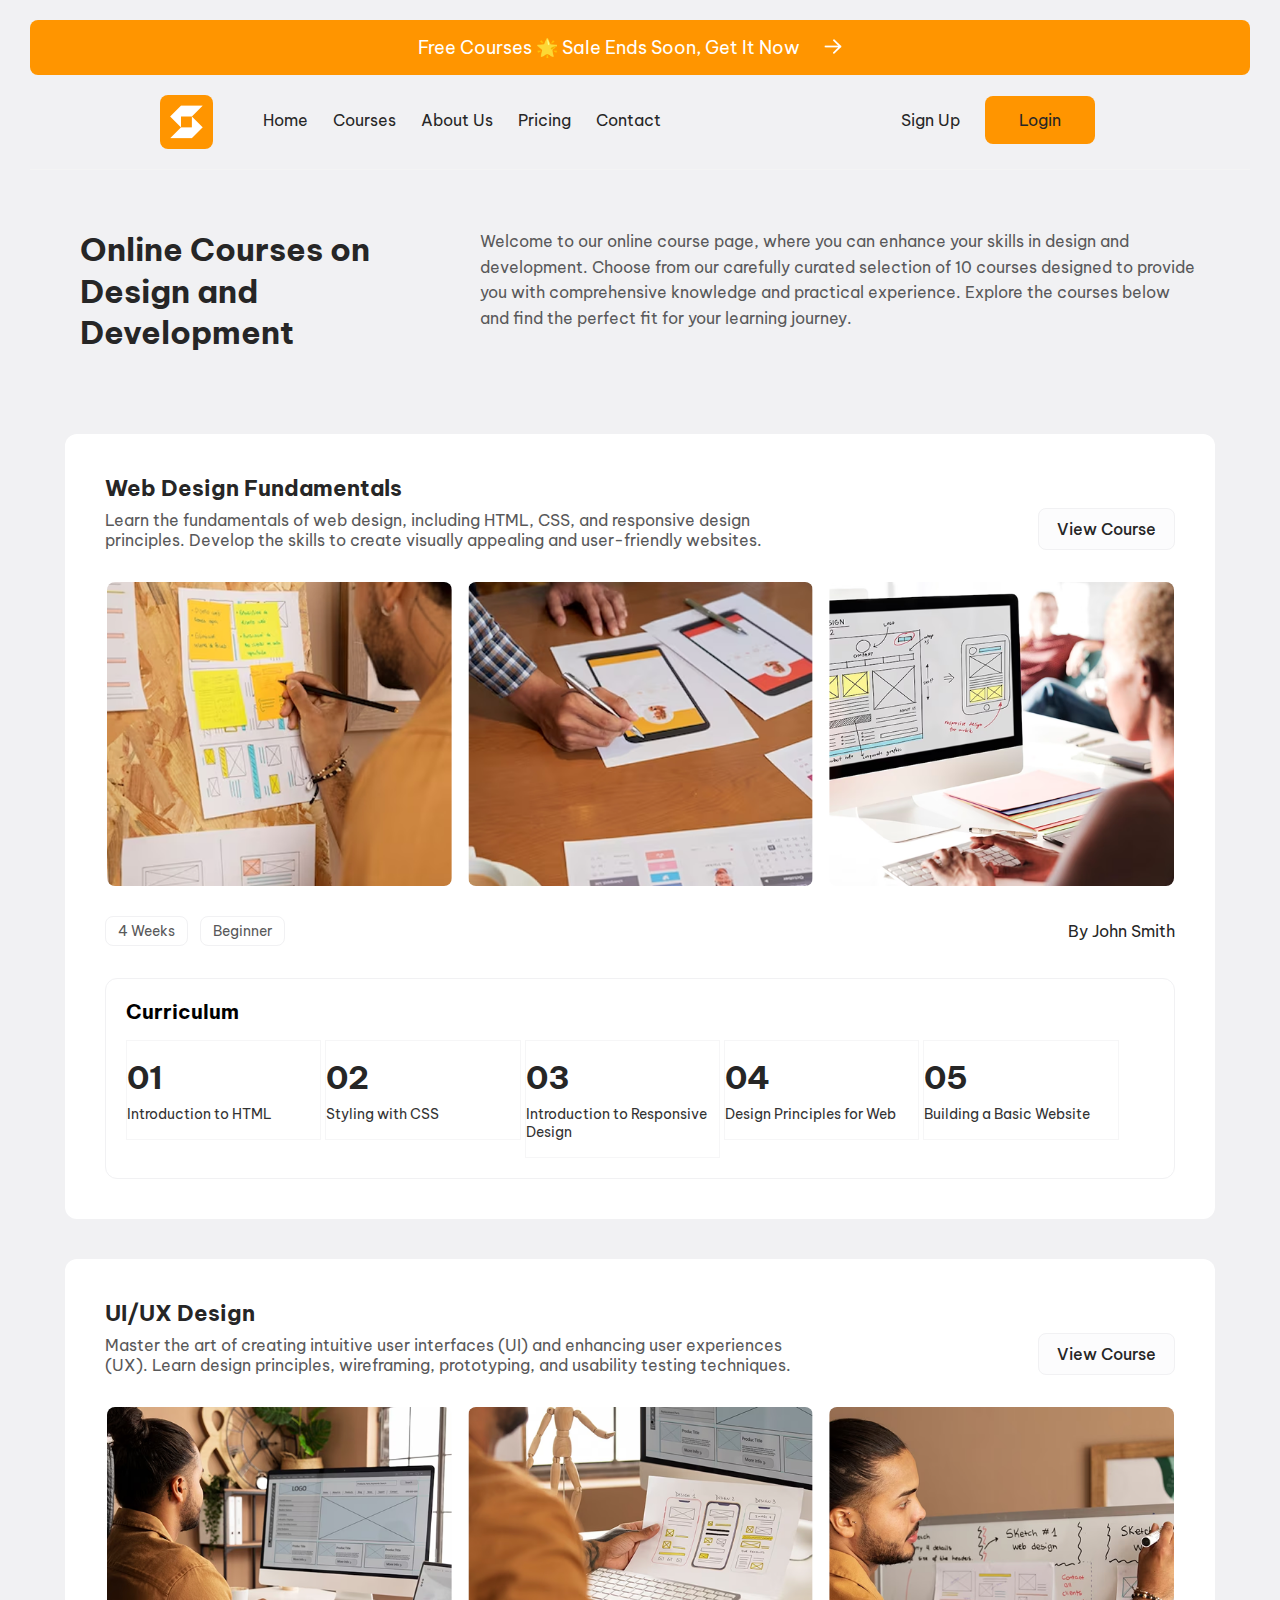
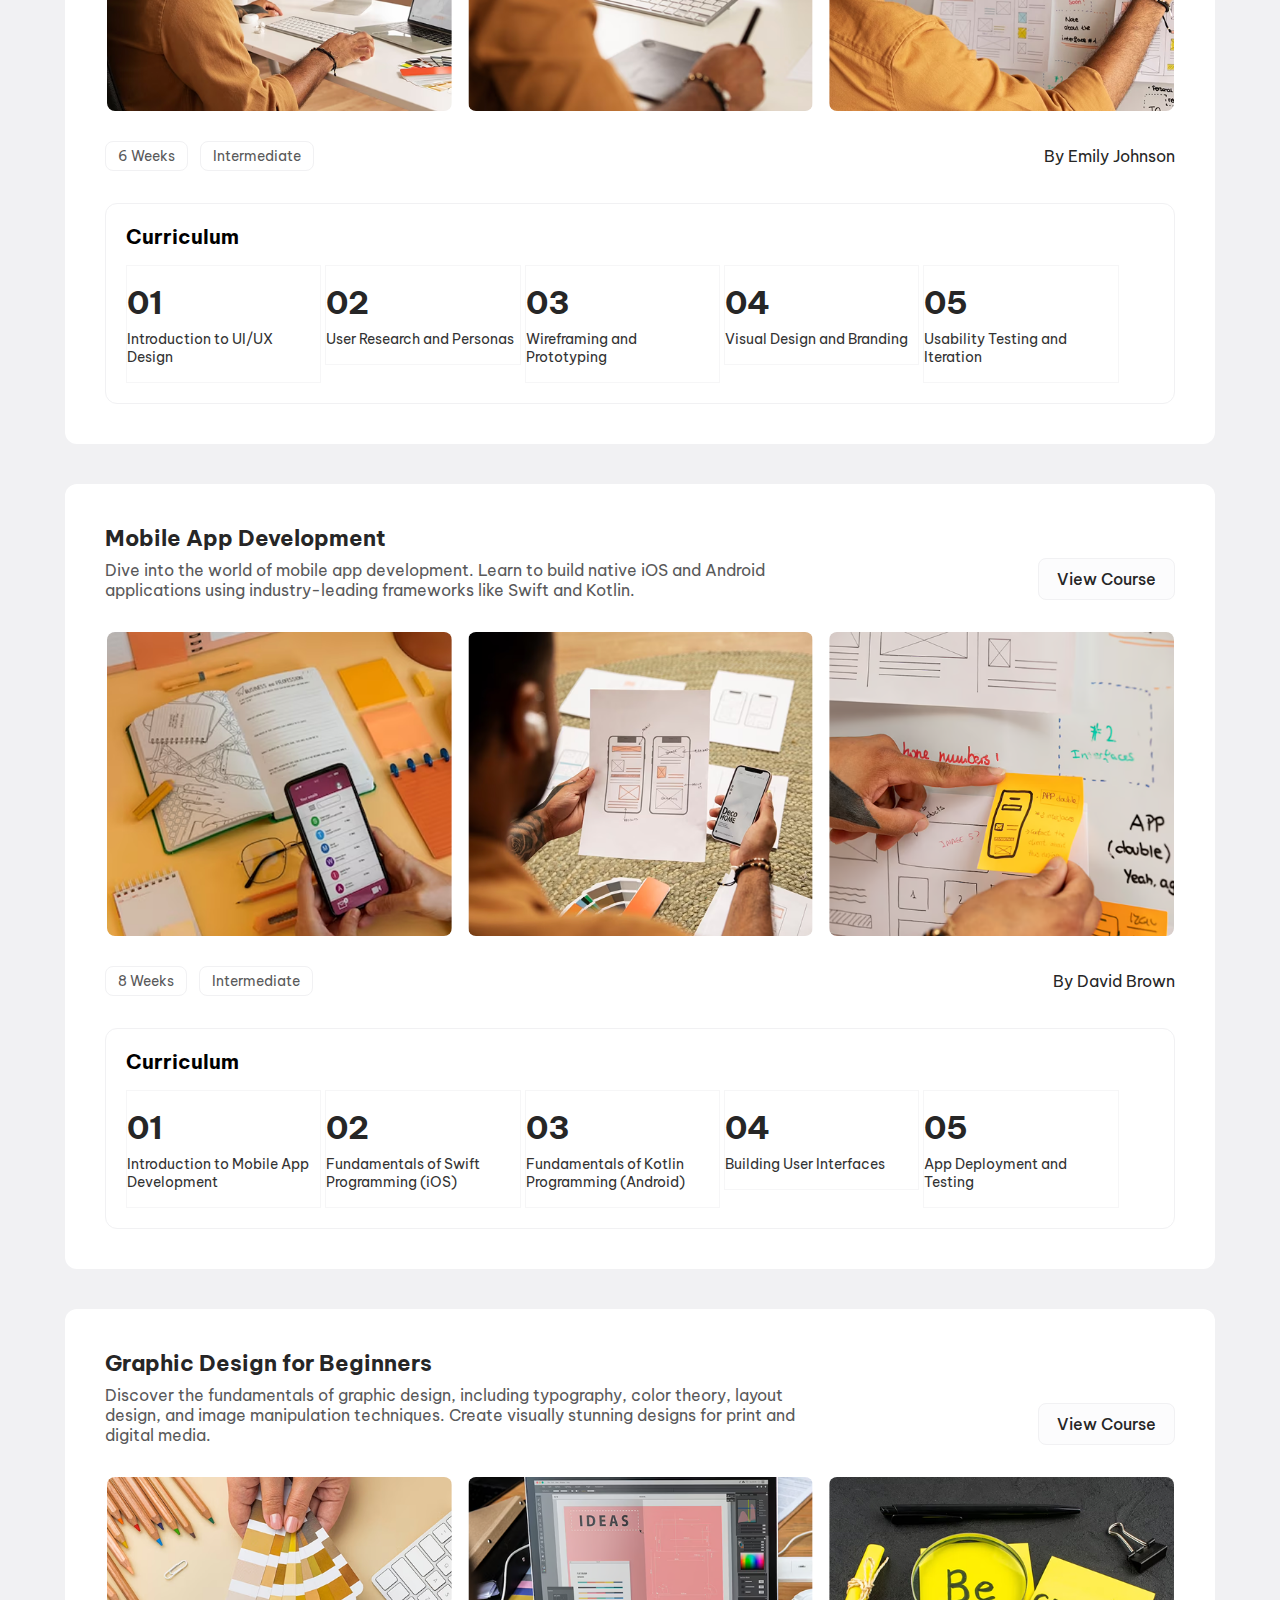
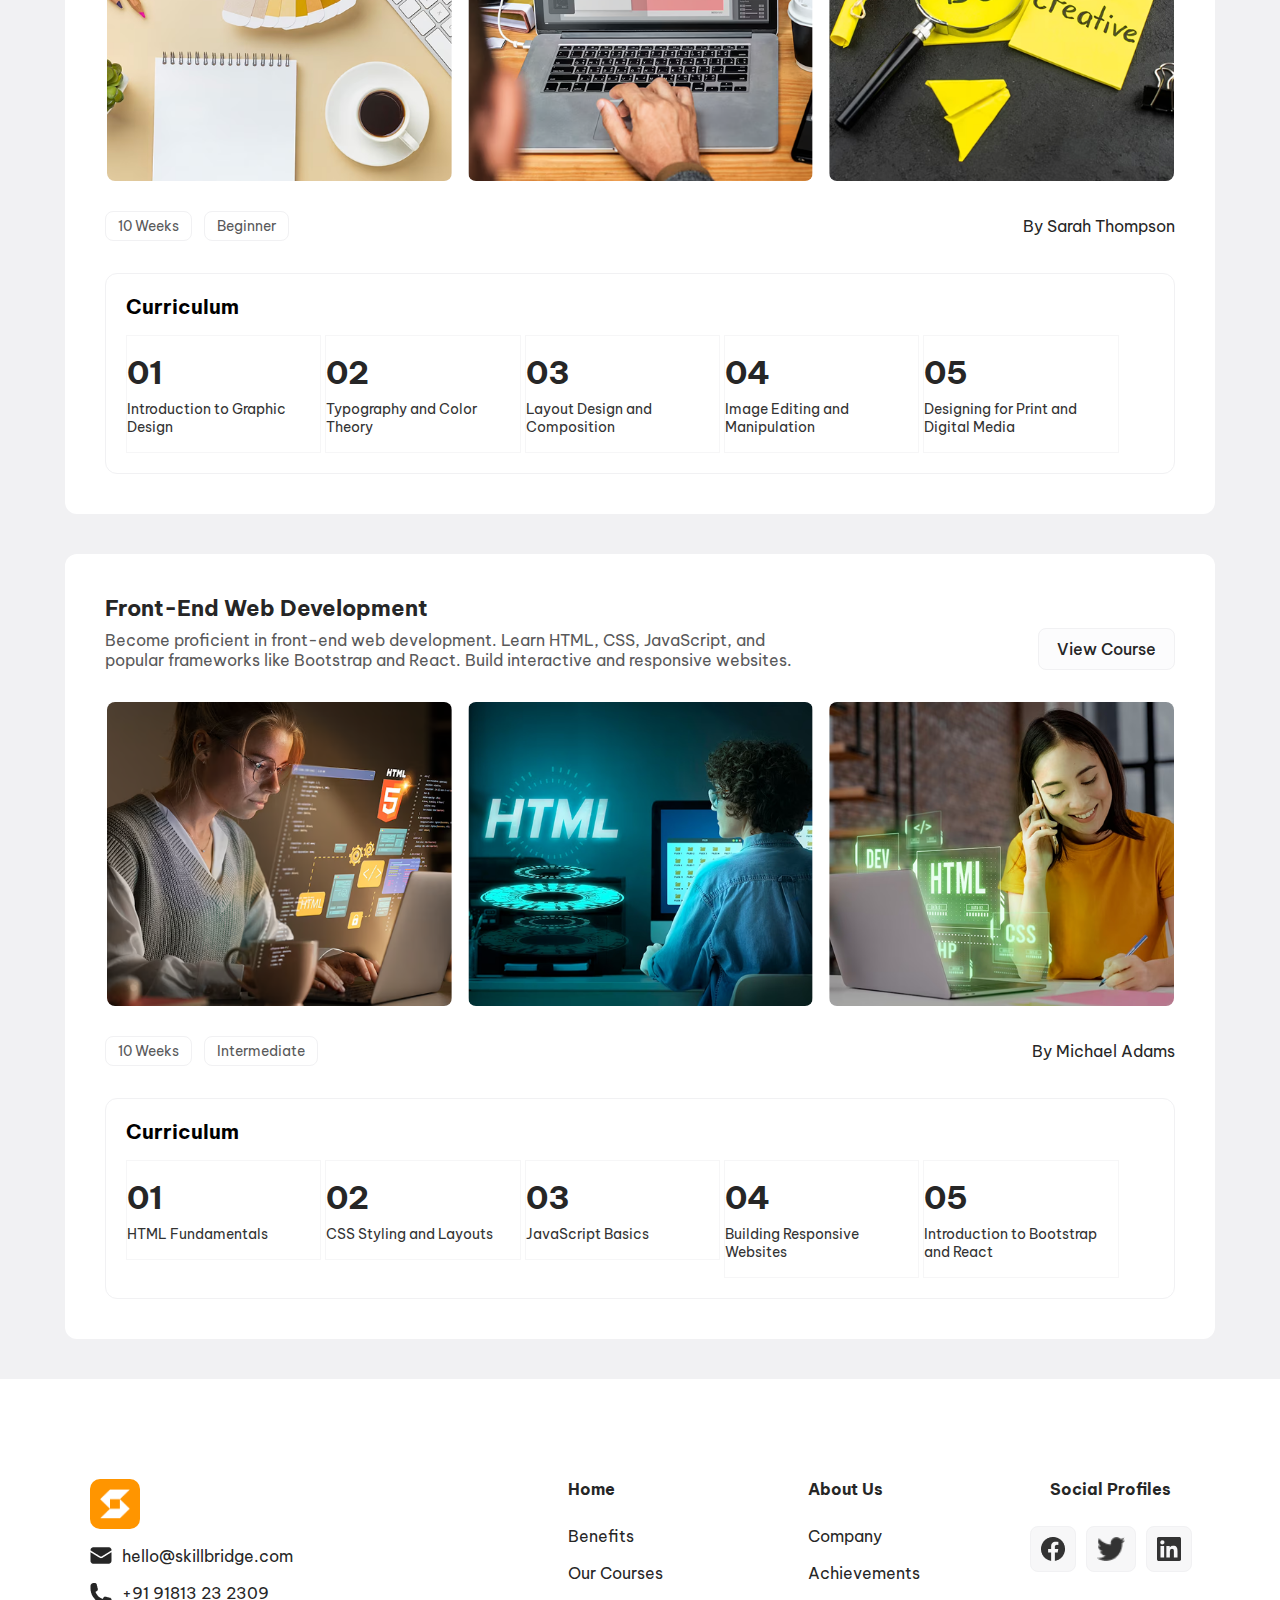
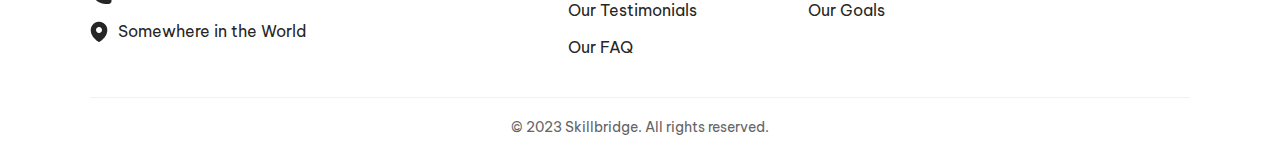
<file: courses-page.html>
<!DOCTYPE html>
<html lang="en">
<head>
  <meta charset="UTF-8">
  <meta name="viewport" content="width=device-width, initial-scale=1.0">
  <title>courses page</title>
  <link rel="stylesheet" href="assets/styles/style.css">
  <link href="https://fonts.googleapis.com/css2?family=Be+Vietnam+Pro:wght@400;500;700&display=swap" rel="stylesheet" />
</head>
<body>
  <header>
    <div class="title">
      <a href="">Free Courses 🌟 Sale Ends Soon, Get It Now <img src="assets/icons/i.png" alt="icon" /></a>
    </div>
    <nav>
      <ul class="navigation">
        <li class="logo"><img src="assets/icons/shape-17.png" alt="logo" /></li>
        <li><a href="index.html">Home</a></li>
        <li><a href="courses-page.html">Courses</a></li>
        <li><a href="about.html">About Us</a></li>
        <li><a href="pricing.html">Pricing</a></li>
        <li><a href="contact.html">Contact</a></li>
      </ul>

      <ul class="login">
        <li><a href="sign-up.html">Sign Up</a></li>
        <li class="log"><a href="Login.html">Login</a></li>
      </ul>
    </nav>
    <hr />
  </header>
  <section class="intro">
    <h2>Online Courses on Design and Development</h2>
    <p>Welcome to our online course page, where you can enhance your skills in design and development. Choose from our carefully curated selection of 10 courses designed to provide you with comprehensive knowledge and practical experience. Explore the courses below and find the perfect fit for your learning journey.</p>
  </section>

  <section class="course-overview">
    <div class="course-header">
      <div class="course-info">
        <h3 class="course-title">Web Design Fundamentals</h3>
        <p class="course-description">
          Learn the fundamentals of web design, including HTML, CSS, and responsive design principles. Develop the skills to create visually appealing and user-friendly websites.
        </p>
      </div>
      <a href="#" class="view-course-btn">View Course</a>
    </div>
  
    <div class="course-images">
      <img src="assets/image/1.png" alt="image course">
      <img src="assets/image/2.png" alt="image course">
      <img src="assets/image/3.png" alt="image course">
    </div>
  
    <div class="course-meta">
      <div class="course-details">
        <p class="course-duration">4 Weeks</p>
        <p class="course-level">Beginner</p>
      </div>
      <p class="course-author">By John Smith</p>
    </div>
  
    <div class="course-curriculum">
      <h4 class="curriculum-title">Curriculum</h4>
  
      <div class="curriculum-item">
        <p class="lesson-number">01</p>
        <p class="lesson-title">Introduction to HTML</p>
      </div>
  
      <div class="curriculum-item">
        <p class="lesson-number">02</p>
        <p class="lesson-title">Styling with CSS</p>
      </div>
  
      <div class="curriculum-item">
        <p class="lesson-number">03</p>
        <p class="lesson-title">Introduction to Responsive Design</p>
      </div>
  
      <div class="curriculum-item">
        <p class="lesson-number">04</p>
        <p class="lesson-title">Design Principles for Web</p>
      </div>
  
      <div class="curriculum-item">
        <p class="lesson-number">05</p>
        <p class="lesson-title">Building a Basic Website</p>
      </div>
    </div>
  </section>
  <section class="course-overview">
    <div class="course-header">
      <div class="course-info">
        <h3 class="course-title">UI/UX Design</h3>
        <p class="course-description">
          Master the art of creating intuitive user interfaces (UI) and enhancing user experiences (UX). Learn design principles, wireframing, prototyping, and usability testing techniques.
        </p>
      </div>
      <a href="courrse-open-page.html" class="view-course-btn">View Course</a>
    </div>
  
    <div class="course-images">
      <img src="assets/image/4.png" alt="image course">
      <img src="assets/image/5.png" alt="image course">
      <img src="assets/image/6.png" alt="image course">
    </div>
  
    <div class="course-meta">
      <div class="course-details">
        <p class="course-duration">6 Weeks</p>
        <p class="course-level">Intermediate</p>
      </div>
      <p class="course-author">By Emily Johnson</p>
    </div>
  
    <div class="course-curriculum">
      <h4 class="curriculum-title">Curriculum</h4>
  
      <div class="curriculum-item">
        <p class="lesson-number">01</p>
        <p class="lesson-title">Introduction to UI/UX Design</p>
      </div>
  
      <div class="curriculum-item">
        <p class="lesson-number">02</p>
        <p class="lesson-title">User Research and Personas</p>
      </div>
  
      <div class="curriculum-item">
        <p class="lesson-number">03</p>
        <p class="lesson-title">Wireframing and Prototyping</p>
      </div>
  
      <div class="curriculum-item">
        <p class="lesson-number">04</p>
        <p class="lesson-title">Visual Design and Branding</p>
      </div>
  
      <div class="curriculum-item">
        <p class="lesson-number">05</p>
        <p class="lesson-title">Usability Testing and Iteration</p>
      </div>
    </div>
  </section>
  <section class="course-overview">
    <div class="course-header">
      <div class="course-info">
        <h3 class="course-title">Mobile App Development</h3>
        <p class="course-description">
          Dive into the world of mobile app development. Learn to build native iOS and Android applications using industry-leading frameworks like Swift and Kotlin.
        </p>
      </div>
      <a href="#" class="view-course-btn">View Course</a>
    </div>
  
    <div class="course-images">
      <img src="assets/image/7.png" alt="image course">
      <img src="assets/image/8.png" alt="image course">
      <img src="assets/image/9.png" alt="image course">
    </div>
  
    <div class="course-meta">
      <div class="course-details">
        <p class="course-duration">8 Weeks</p>
        <p class="course-level">Intermediate</p>
      </div>
      <p class="course-author">By David Brown</p>
    </div>
  
    <div class="course-curriculum">
      <h4 class="curriculum-title">Curriculum</h4>
  
      <div class="curriculum-item">
        <p class="lesson-number">01</p>
        <p class="lesson-title">Introduction to Mobile App Development</p>
      </div>
  
      <div class="curriculum-item">
        <p class="lesson-number">02</p>
        <p class="lesson-title">Fundamentals of Swift Programming (iOS)</p>
      </div>
  
      <div class="curriculum-item">
        <p class="lesson-number">03</p>
        <p class="lesson-title">Fundamentals of Kotlin Programming (Android)</p>
      </div>
  
      <div class="curriculum-item">
        <p class="lesson-number">04</p>
        <p class="lesson-title">Building User Interfaces</p>
      </div>
  
      <div class="curriculum-item">
        <p class="lesson-number">05</p>
        <p class="lesson-title">App Deployment and Testing</p>
      </div>
    </div>
  </section>
  <section class="course-overview">
    <div class="course-header">
      <div class="course-info">
        <h3 class="course-title">Graphic Design for Beginners</h3>
        <p class="course-description">
          Discover the fundamentals of graphic design, including typography, color theory, layout design, and image manipulation techniques. Create visually stunning designs for print and digital media.
        </p>
      </div>
      <a href="#" class="view-course-btn">View Course</a>
    </div>
  
    <div class="course-images">
      <img src="assets/image/10.png" alt="image course">
      <img src="assets/image/11.png" alt="image course">
      <img src="assets/image/12.png" alt="image course">
    </div>
  
    <div class="course-meta">
      <div class="course-details">
        <p class="course-duration">10 Weeks</p>
        <p class="course-level">Beginner</p>
      </div>
      <p class="course-author">By Sarah Thompson</p>
    </div>
  
    <div class="course-curriculum">
      <h4 class="curriculum-title">Curriculum</h4>
  
      <div class="curriculum-item">
        <p class="lesson-number">01</p>
        <p class="lesson-title">Introduction to Graphic Design</p>
      </div>
  
      <div class="curriculum-item">
        <p class="lesson-number">02</p>
        <p class="lesson-title">Typography and Color Theory</p>
      </div>
  
      <div class="curriculum-item">
        <p class="lesson-number">03</p>
        <p class="lesson-title">Layout Design and Composition</p>
      </div>
  
      <div class="curriculum-item">
        <p class="lesson-number">04</p>
        <p class="lesson-title">Image Editing and Manipulation</p>
      </div>
  
      <div class="curriculum-item">
        <p class="lesson-number">05</p>
        <p class="lesson-title">Designing for Print and Digital Media</p>
      </div>
    </div>
  </section>
  <section class="course-overview">
    <div class="course-header">
      <div class="course-info">
        <h3 class="course-title">Front-End Web Development</h3>
        <p class="course-description">
          Become proficient in front-end web development. Learn HTML, CSS, JavaScript, and popular frameworks like Bootstrap and React. Build interactive and responsive websites.
        </p>
      </div>
      <a href="#" class="view-course-btn">View Course</a>
    </div>
  
    <div class="course-images">
      <img src="assets/image/13.png" alt="image course">
      <img src="assets/image/14.png" alt="image course">
      <img src="assets/image/15.png" alt="image course">
    </div>
  
    <div class="course-meta">
      <div class="course-details">
        <p class="course-duration">10 Weeks</p>
        <p class="course-level">Intermediate</p>
      </div>
      <p class="course-author">By Michael Adams</p>
    </div>
  
    <div class="course-curriculum">
      <h4 class="curriculum-title">Curriculum</h4>
  
      <div class="curriculum-item">
        <p class="lesson-number">01</p>
        <p class="lesson-title">HTML Fundamentals</p>
      </div>
  
      <div class="curriculum-item">
        <p class="lesson-number">02</p>
        <p class="lesson-title">CSS Styling and Layouts</p>
      </div>
  
      <div class="curriculum-item">
        <p class="lesson-number">03</p>
        <p class="lesson-title">JavaScript Basics</p>
      </div>
  
      <div class="curriculum-item">
        <p class="lesson-number">04</p>
        <p class="lesson-title">Building Responsive Websites</p>
      </div>
  
      <div class="curriculum-item">
        <p class="lesson-number">05</p>
        <p class="lesson-title">Introduction to Bootstrap and React</p>
      </div>
    </div>
  </section>

  <section class="footer-section">
    <div>
      <div class="Connect">
        <img class="logo" src="assets/icons/shape-17.png" alt="logo" />
        <div>
          <img src="assets/icons/email.png" alt="email" />
          <p>hello@skillbridge.com</p>
        </div>
        <div>
          <img src="assets/icons/call.png" alt="call" />
          <p>+91 91813 23 2309</p>
        </div>
        <div>
          <img src="assets/icons/map.png" alt="map" />
          <p>Somewhere in the World</p>
        </div>
      </div>
      <div class="Home">
        <p>Home</p>
        <p>Benefits</p>
        <p>Our Courses</p>
        <p>Our Testimonials</p>
        <p>Our FAQ</p>
      </div>
      <div class="About">
        <p>About Us</p>
        <p>Company</p>
        <p>Achievements</p>
        <p>Our Goals</p>
      </div>
      <div class="Social">
        <p>Social Profiles</p>
        <div>
          <img src="assets/icons/facebook.png" alt="facebook">
          <img src="assets/icons/twittwe.png" alt="twittwer">
          <img src="assets/icons/linkedin.png" alt="linkedin">
        </div>
      </div>
    </div>
    <div>
      <p>© 2023 Skillbridge. All rights reserved.</p>
    </div>
  </section>
</body>
</html>
</file>
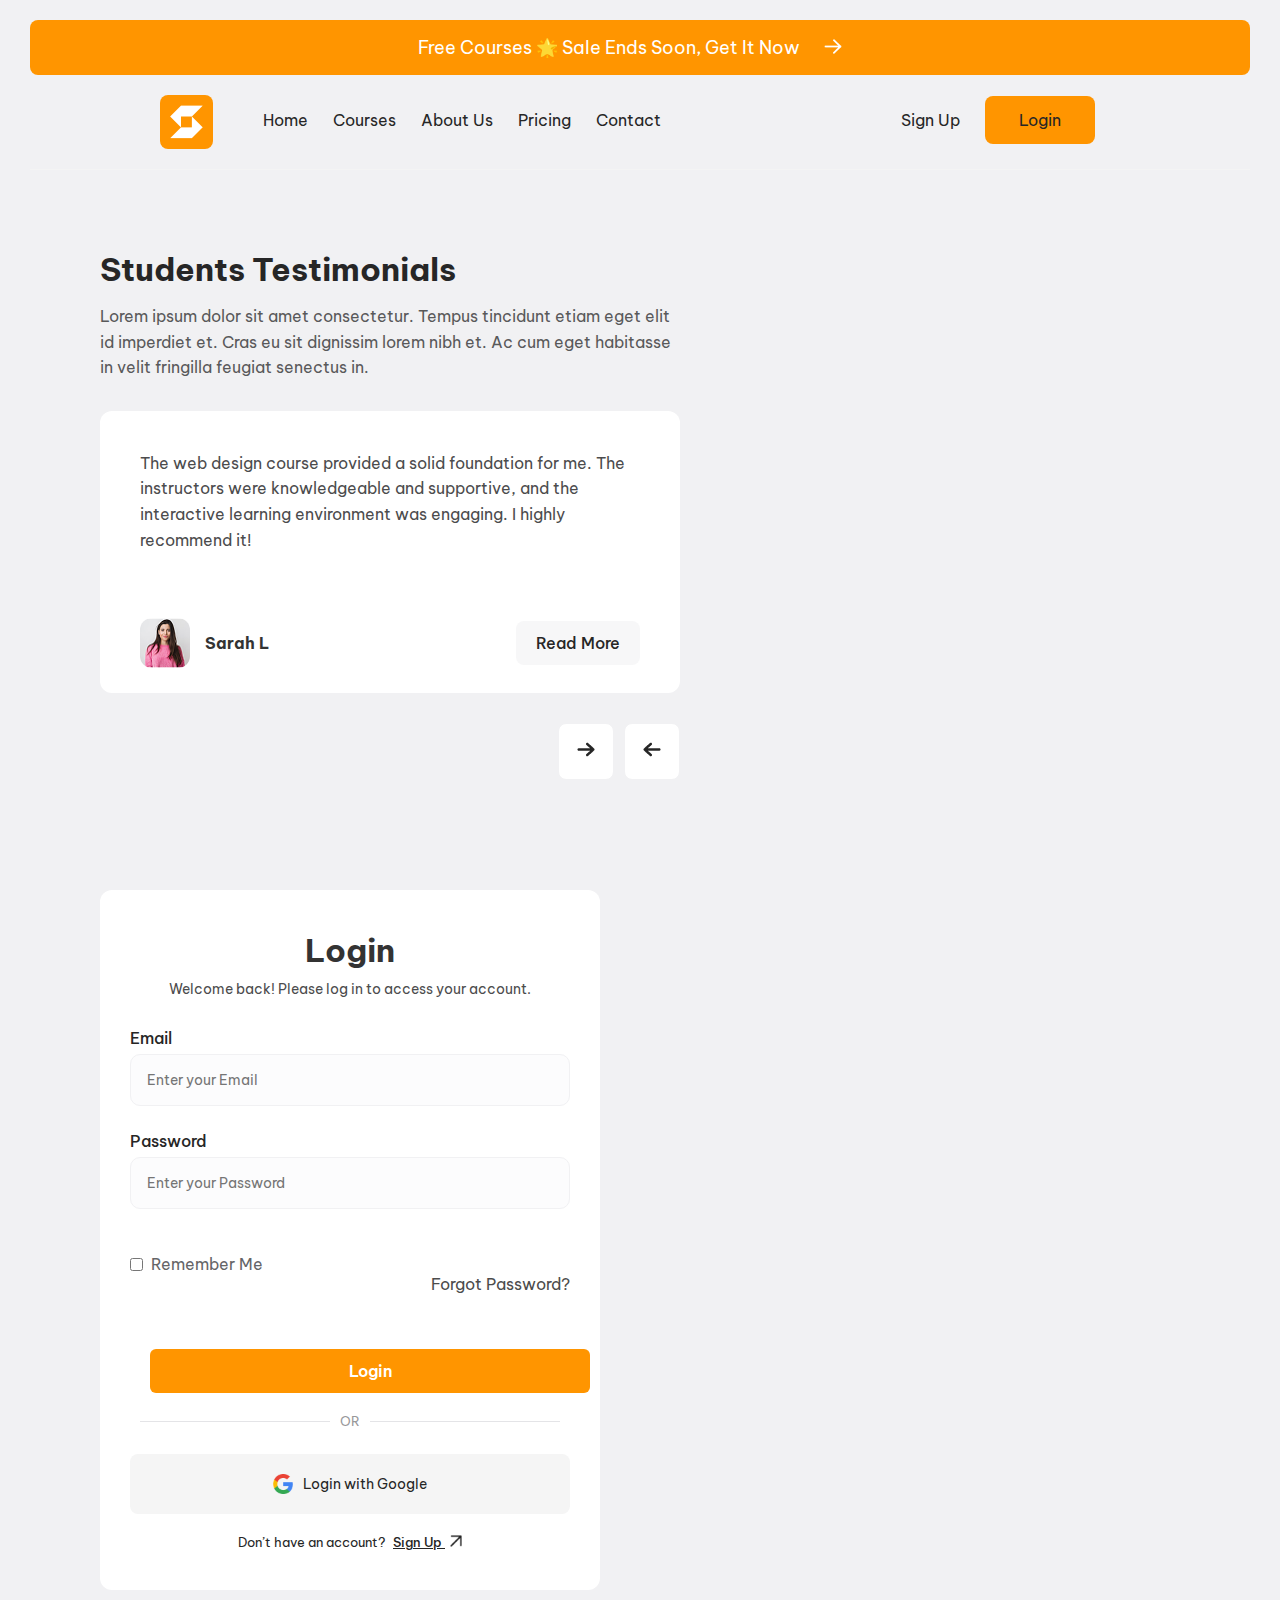
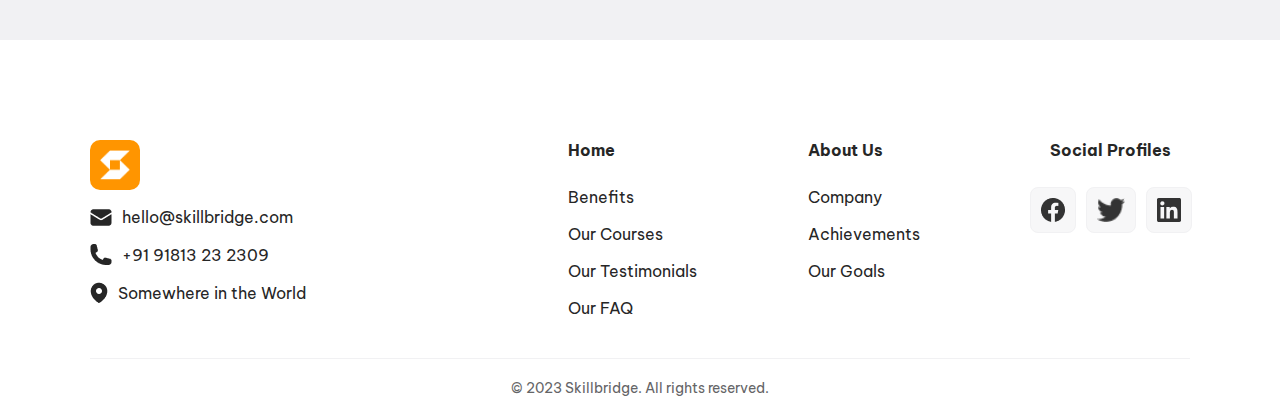
<file: Login.html>
<!DOCTYPE html>
<html lang="en">
  <head>
    <meta charset="UTF-8" />
    <meta name="viewport" content="width=device-width, initial-scale=1.0" />
    <title>Login</title>
    <link rel="stylesheet" href="assets/styles/style.css" />
    <link href="https://fonts.googleapis.com/css2?family=Be+Vietnam+Pro:wght@400;500;700&display=swap" rel="stylesheet" />
  </head>
  <body>
    <header>
      <div class="title">
        <a href="">Free Courses 🌟 Sale Ends Soon, Get It Now <img src="assets/icons/i.png" alt="icon" /></a>
      </div>
      <nav>
        <ul class="navigation">
          <li class="logo"><img src="assets/icons/shape-17.png" alt="logo" /></li>
          <li><a href="index.html">Home</a></li>
          <li><a href="courses-page.html">Courses</a></li>
          <li><a href="about.html">About Us</a></li>
          <li><a href="pricing.html">Pricing</a></li>
          <li><a href="contact.html">Contact</a></li>
        </ul>

        <ul class="login">
          <li><a href="sign-up.html">Sign Up</a></li>
          <li class="log"><a href="Login.html">Login</a></li>
        </ul>
      </nav>
      <hr />
    </header>

    <section>
      <div class="sign-up-section">
        <div class="testimonials-section">
          <div class="testimonials-header">
            <h2 class="testimonials-title">Students Testimonials</h2>
            <p class="testimonials-subtitle">
              Lorem ipsum dolor sit amet consectetur. Tempus tincidunt etiam eget elit id imperdiet et. Cras eu sit dignissim lorem nibh et. Ac cum eget habitasse in velit fringilla feugiat senectus
              in.
            </p>
          </div>

          <div class="testimonial-card">
            <p class="testimonial-text">
              The web design course provided a solid foundation for me. The instructors were knowledgeable and supportive, and the interactive learning environment was engaging. I highly recommend it!
            </p>

            <div class="testimonial-footer">
              <div class="testimonial-user">
                <img src="assets/image/user2.png" alt="user" class="user-img" />
                <p class="user-name">Sarah L</p>
              </div>
              <a href="#" class="read-more-btn">Read More</a>
            </div>
          </div>

          <div class="testimonial-nav">
            <button class="nav-btn">
              <img src="assets/icons/lift.png" alt="Previous" />
            </button>
            <button class="nav-btn">
              <img src="assets/icons/right.png" alt="Next" />
            </button>
          </div>
        </div>

        <div class="login-container">
          <form class="login-form">
            <h2 class="login-title">Login</h2>
            <p class="login-subtitle">Welcome back! Please log in to access your account.</p>

            <label for="email" class="input-label">Email</label>
            <input type="email" id="email" class="input-field" placeholder="Enter your Email" />

            <label for="password" class="input-label">Password</label>
            <input type="password" id="password" class="input-field" placeholder="Enter your Password" />

            <div class="options-row">
              <label class="remember-me">
                <input type="checkbox" />
                Remember Me
              </label>
              <a href="#" class="forgot-password">Forgot Password?</a>
            </div>

            <button type="submit" class="login-button">Login</button>

            <div class="divider">
              <span>OR</span>
            </div>

            <button type="button" class="google-button">
              <img src="assets/icons/google.png" alt="Google logo" class="google-icon" />
              Login with Google
            </button>

            <p class="signup-text">
              Don’t have an account? <a href="#" class="signup-link">Sign Up <img class="row-top" src="assets/icons/top.png" alt="row" /></a>
            </p>
          </form>
        </div>
      </div>
    </section>
    <section class="footer-section">
      <div>
        <div class="Connect">
          <img class="logo" src="assets/icons/shape-17.png" alt="logo" />
          <div>
            <img src="assets/icons/email.png" alt="email" />
            <p>hello@skillbridge.com</p>
          </div>
          <div>
            <img src="assets/icons/call.png" alt="call" />
            <p>+91 91813 23 2309</p>
          </div>
          <div>
            <img src="assets/icons/map.png" alt="map" />
            <p>Somewhere in the World</p>
          </div>
        </div>
        <div class="Home">
          <p>Home</p>
          <p>Benefits</p>
          <p>Our Courses</p>
          <p>Our Testimonials</p>
          <p>Our FAQ</p>
        </div>
        <div class="About">
          <p>About Us</p>
          <p>Company</p>
          <p>Achievements</p>
          <p>Our Goals</p>
        </div>
        <div class="Social">
          <p>Social Profiles</p>
          <div>
            <img src="assets/icons/facebook.png" alt="facebook" />
            <img src="assets/icons/twittwe.png" alt="twittwer" />
            <img src="assets/icons/linkedin.png" alt="linkedin" />
          </div>
        </div>
      </div>
      <div>
        <p>© 2023 Skillbridge. All rights reserved.</p>
      </div>
    </section>
  </body>
</html>
</file>
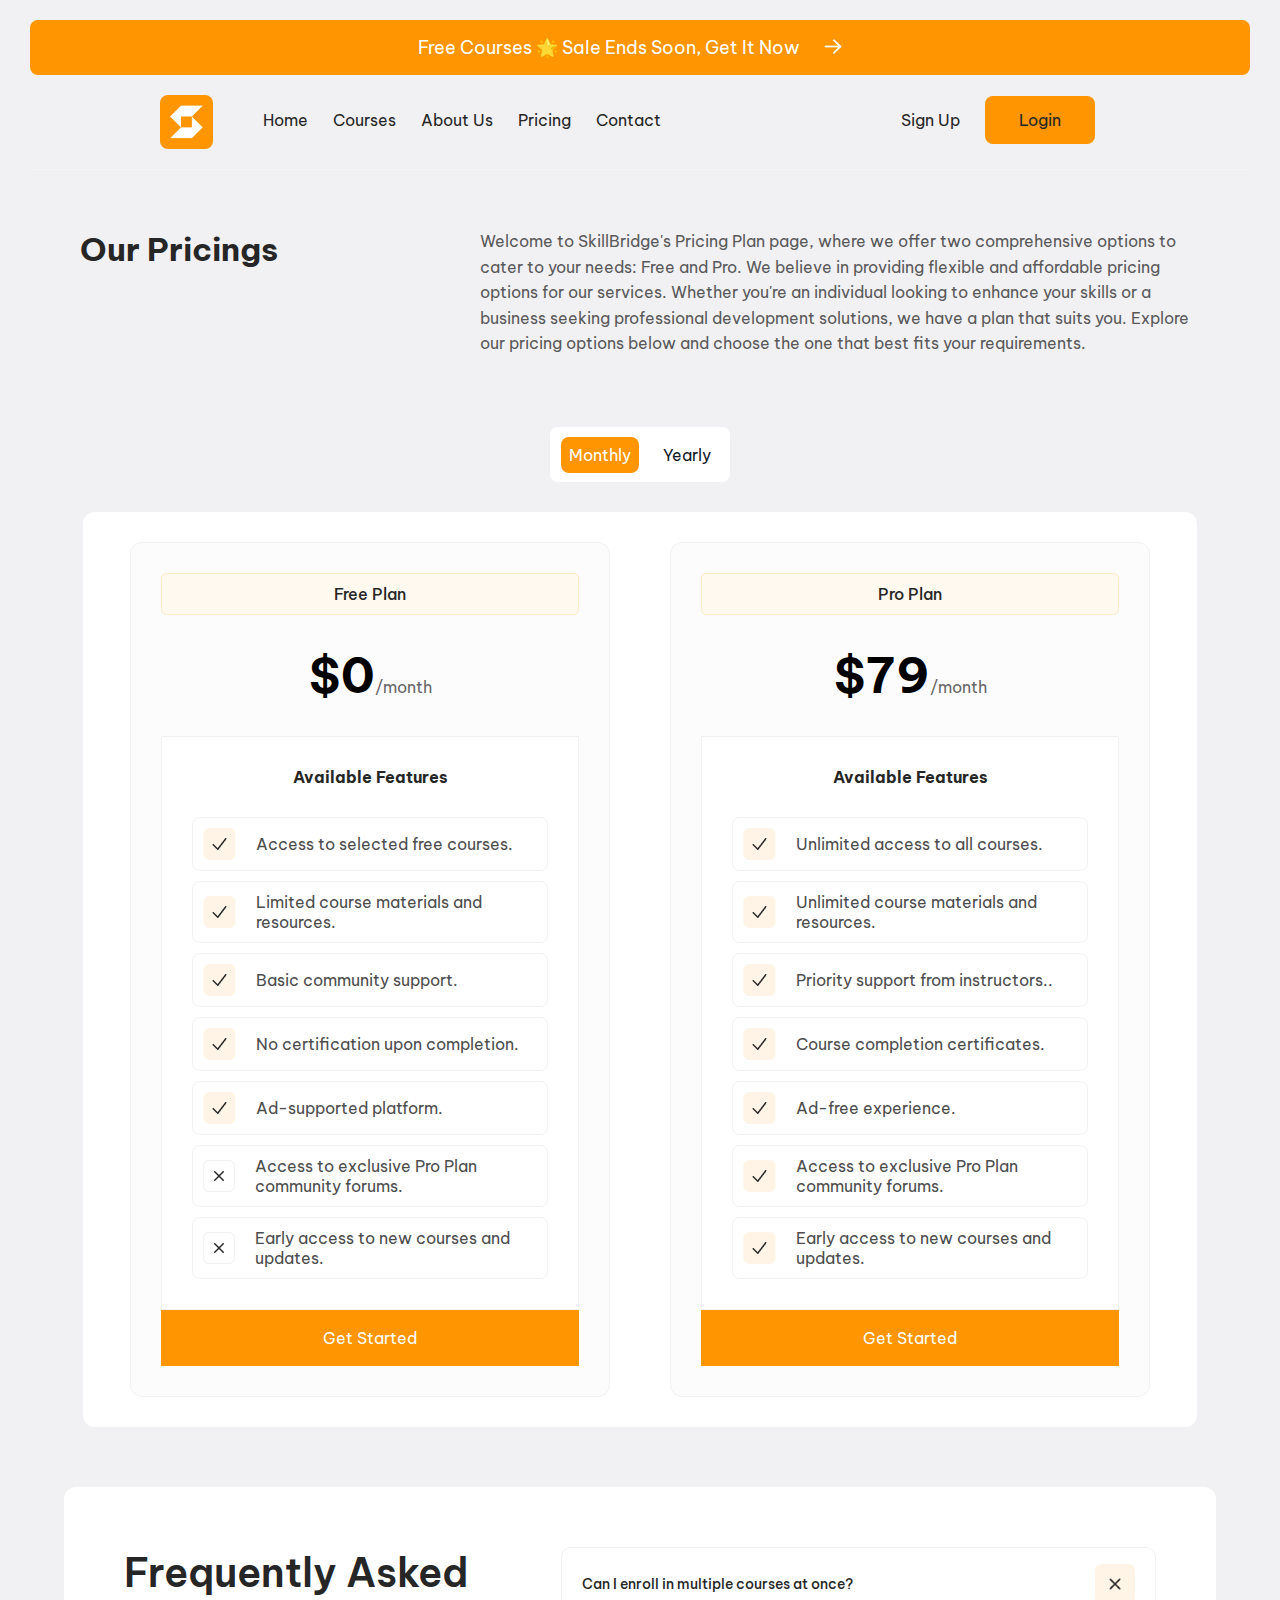
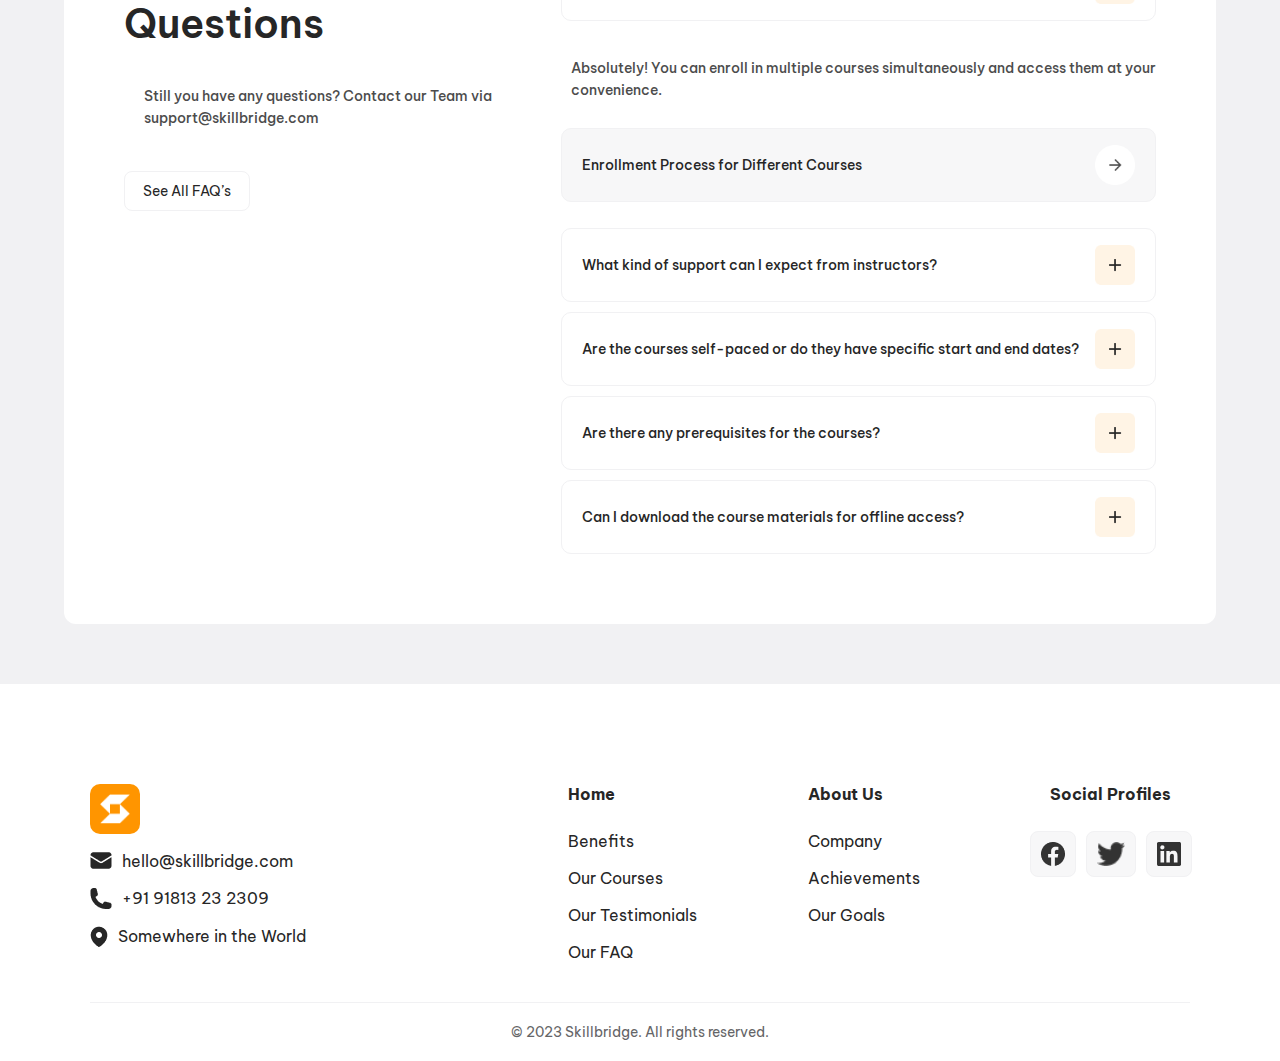
<file: pricing.html>
<!DOCTYPE html>
<html lang="en">
  <head>
    <meta charset="UTF-8" />
    <meta name="viewport" content="width=device-width, initial-scale=1.0" />
    <title>Pricing</title>
    <link rel="stylesheet" href="assets/styles/style.css" />
    <link href="https://fonts.googleapis.com/css2?family=Be+Vietnam+Pro:wght@400;500;700&display=swap" rel="stylesheet" />
  </head>
  <body>
    <header>
      <div class="title">
        <a href="">Free Courses 🌟 Sale Ends Soon, Get It Now <img src="assets/icons/i.png" alt="icon" /></a>
      </div>
      <nav>
        <ul class="navigation">
          <li class="logo"><img src="assets/icons/shape-17.png" alt="logo" /></li>
          <li><a href="index.html">Home</a></li>
          <li><a href="courses-page.html">Courses</a></li>
          <li><a href="about.html">About Us</a></li>
          <li><a href="pricing.html">Pricing</a></li>
          <li><a href="contact.html">Contact</a></li>
        </ul>

        <ul class="login">
          <li><a href="sign-up.html">Sign Up</a></li>
          <li class="log"><a href="Login.html">Login</a></li>
        </ul>
      </nav>
      <hr />
    </header>
    <section class="intro">
      <h2>Our Pricings</h2>
      <p>
        Welcome to SkillBridge's Pricing Plan page, where we offer two comprehensive options to cater to your needs: Free and Pro. We believe in providing flexible and affordable pricing options for
        our services. Whether you're an individual looking to enhance your skills or a business seeking professional development solutions, we have a plan that suits you. Explore our pricing options
        below and choose the one that best fits your requirements.
      </p>
    </section>
    <section>
      <div class="sub sup">
        <a class="Monthly" href="#">Monthly</a>
        <a class="Yearly" href="#">Yearly</a>
      </div>

      <div class="pricing-card_header">
        <div class="pricing-card">
          <h4 class="Plan">Free Plan</h4>
          <div class="price">$0<span>/month</span></div>
          <div class="features">
            <h4>Available Features</h4>
            <ul>
              <li><img src="assets/icons/Icon Container.png" alt="✔" />Access to selected free courses.</li>
              <li><img src="assets/icons/Icon Container.png" alt="✔" />Limited course materials and resources.</li>
              <li><img src="assets/icons/Icon Container.png" alt="✔" />Basic community support.</li>
              <li><img src="assets/icons/Icon Container.png" alt="✔" />No certification upon completion.</li>
              <li><img src="assets/icons/Icon Container.png" alt="✔" />Ad-supported platform.</li>
              <li><img src="assets/icons/Icon Container (1).png" alt="falls" />Access to exclusive Pro Plan community forums.</li>
              <li><img src="assets/icons/Icon Container (1).png" alt="falls" />Early access to new courses and updates.</li>
            </ul>
          </div>
          <a href="#">Get Started</a>
        </div>
        <div class="pricing-card">
          <h4 class="Plan">Pro Plan</h4>
          <div class="price">$79<span>/month</span></div>
          <div class="features">
            <h4>Available Features</h4>
            <ul>
              <li><img src="assets/icons/Icon Container.png" alt="✔" />Unlimited access to all courses.</li>
              <li><img src="assets/icons/Icon Container.png" alt="✔" />Unlimited course materials and resources.</li>
              <li><img src="assets/icons/Icon Container.png" alt="✔" />Priority support from instructors..</li>
              <li><img src="assets/icons/Icon Container.png" alt="✔" />Course completion certificates.</li>
              <li><img src="assets/icons/Icon Container.png" alt="✔" />Ad-free experience.</li>
              <li><img src="assets/icons/Icon Container.png" alt="falls" />Access to exclusive Pro Plan community forums.</li>
              <li><img src="assets/icons/Icon Container.png" alt="falls" />Early access to new courses and updates.</li>
            </ul>
          </div>
          <a href="#">Get Started</a>
        </div>
      </div>
    </section>
    <section class="Asked">
      <div>
        <h3>Frequently Asked Questions</h3>
        <p class="absolutely">Still you have any questions? Contact our Team via support@skillbridge.com</p>
        <a href="#">See All FAQ’s</a>
      </div>

      <div>
        <div class="quies">
          <p>Can I enroll in multiple courses at once?</p>
          <img src="assets/icons/x.png" alt="x" />
        </div>
        <p class="absolutely">Absolutely! You can enroll in multiple courses simultaneously and access them at your convenience.</p>
        <div class="quies">
          <p>Enrollment Process for Different Courses</p>
          <img src="assets/icons/r.png" alt="سهم" />
        </div>
        <div>
          <div class="quies">
            <p>What kind of support can I expect from instructors?</p>
            <img src="assets/icons/+.png" alt="+" />
          </div>
          <div class="quies">
            <p>Are the courses self-paced or do they have specific start and end dates?</p>
            <img src="assets/icons/+.png" alt="+" />
          </div>
          <div class="quies">
            <p>Are there any prerequisites for the courses?</p>
            <img src="assets/icons/+.png" alt="+" />
          </div>
          <div class="quies">
            <p>Can I download the course materials for offline access?</p>
            <img src="assets/icons/+.png" alt="+" />
          </div>
        </div>
      </div>
    </section>
    <section class="footer-section">
      <div>
        <div class="Connect">
          <img class="logo" src="assets/icons/shape-17.png" alt="logo" />
          <div>
            <img src="assets/icons/email.png" alt="email" />
            <p>hello@skillbridge.com</p>
          </div>
          <div>
            <img src="assets/icons/call.png" alt="call" />
            <p>+91 91813 23 2309</p>
          </div>
          <div>
            <img src="assets/icons/map.png" alt="map" />
            <p>Somewhere in the World</p>
          </div>
        </div>
        <div class="Home">
          <p>Home</p>
          <p>Benefits</p>
          <p>Our Courses</p>
          <p>Our Testimonials</p>
          <p>Our FAQ</p>
        </div>
        <div class="About">
          <p>About Us</p>
          <p>Company</p>
          <p>Achievements</p>
          <p>Our Goals</p>
        </div>
        <div class="Social">
          <p>Social Profiles</p>
          <div>
            <img src="assets/icons/facebook.png" alt="facebook" />
            <img src="assets/icons/twittwe.png" alt="twittwer" />
            <img src="assets/icons/linkedin.png" alt="linkedin" />
          </div>
        </div>
      </div>
      <div>
        <p>© 2023 Skillbridge. All rights reserved.</p>
      </div>
    </section>
  </body>
</html>
</file>
<file: assets/styles/style.css>
* {
  padding: 0;
  margin: 0;
  box-sizing: border-box;
  font-family: "Be Vietnam Pro", sans-serif;
}
:root {
  --Primary-Color: #ff9500;
  --main-color: #262626;
  --main-bg-color: #f1f1f3;
}
body {
  background-color: var(--main-bg-color);
}
header {
  margin: 20px 30px;
}
.title {
  background-color: var(--Primary-Color);
  color: white;
  font-size: 18px;
  height: 55px;

  display: flex;
  align-items: center; /* توسيط عمودي */
  justify-content: center; /* توسيط أفقي */
  text-align: center;
  border-radius: 8px;
}
.title a {
  color: white;
  text-decoration: none;
}
.title img {
  padding: 0 20px;
  text-align: center;
  align-items: center;
}
nav {
  margin: 20px 130px;
  display: flex;
  text-align: center;
  align-items: center;
  justify-content: space-between;
}
.logo {
  background-color: var(--Primary-Color);
  padding: 10px;
  margin-right: 50px;
  border-radius: 8px;
  margin: 0 50px 0 0;
}
nav .navigation {
  display: flex;
  flex-wrap: wrap;
}
nav .login {
  display: flex;
}
nav ul li {
  display: flex;
  text-align: center;
  align-items: center;
  list-style: none;
  margin-right: 25px;
  margin-bottom: 5px;
}
ul li a {
  color: #262626;
  text-decoration: none;
}
.log {
  padding: 14px 34px;
  border-radius: 8px;
  background-color: var(--Primary-Color);
}

.active {
  color: #4f46e5; /* لون مميز */
  border-bottom: 2px solid #4f46e5; /* خط تحتي بسيط */
}
nav ul li a:hover {
  color: #4f46e5;
  border-bottom: 2px solid #4f46e5;
}

header hr {
  background-color: #f4f4f4;
  height: 0.1px;
  border: none;
}

.hero-section {
  padding: 60px 20px;
  text-align: center;
  font-family: "Inter", sans-serif;
}

.container {
  position: relative;
  max-width: 965px;
  margin: 0 auto;
}
.icon1 {
  position: absolute;
  left: 30px;
  top: -11%;
}

@media (max-width: 1024px) {
  .icon1 {
    display: none;
  }
}

.badge {
  display: inline-block;
  background-color: #fcfcfd;
  padding: 10px 20px;
  line-height: 150%;
  border-radius: 11px;
  font-weight: 600;
  font-size: 48px;
  color: #1a1a1a;
}

.badge .highlight {
  color: var(--Primary-Color); /* Orange color */
  margin-right: 5px;
}
.badge .icon {
  padding: 8px 16px;
  border-radius: 6px;
  background-color: #fff4e5;
}

.main-heading {
  font-size: 35px;
  font-weight: 600;
  margin: 20px 0 10px;
  color: var(--main-color);
}

.subtext {
  color: var(--main-color);
  font-size: 16px;
  margin-bottom: 30px;
}

.cta-buttons {
  display: flex;
  justify-content: center;
  gap: 12px;
  flex-wrap: wrap;
}

.btn {
  padding: 12px 24px;
  border-radius: 8px;
  font-weight: 600;
  text-decoration: none;
  transition: 0.3s ease;
}

.btn-primary {
  background-color: var(--Primary-Color);
  color: #fff;
}

.btn-primary:hover {
  background-color: #d97706;
}

.btn-outline {
  color: #111827;
  background-color: #fcfcfd;
}

.btn-outline:hover {
  background-color: #f9fafb;
}

.logo-carousel {
  display: flex;
  justify-content: center;
  flex-wrap: wrap;
  background-color: #fcfcfd;
  padding: 30px;
  margin: 0 35px;
  border-radius: 12px;
}
.logo-carousel .logos {
  padding: 15px 35px;
  border-right: 1px solid #e1dcdc83;
  height: 75%;
  background-color: #fcfcfd;
}
.image {
  display: flex;
  justify-content: center;
  margin: 30px;
}
.image img {
  width: 100%;
}
.Benefits > div {
  display: flex;
  margin: 35px 35px;
  font-size: 40px;
  color: var(--main-color);
}
.Benefits > div .Lorem {
  color: #59595a;
  font-size: 18px;
  width: 70%;
}
.link-Benefits {
  width: 200px;
  display: flex;
  align-items: end;
}
@media (max-width: 1024px) {
  .Benefits > div {
    display: flex;
    flex-direction: column;
    align-items: center;
  }
}
.Benefits a {
  background-color: #fcfcfd;
  text-decoration: none;
  color: var(--main-color);
  border-radius: 8px;
  padding: 15px 20px;
  font-size: 16px;
  display: inline-block;
}
.Benefits a:hover {
  background-color: #dfdfe0;
}

.Features {
  display: flex;
  flex-direction: column;
  border-radius: 8px;
  width: 390px;
  height: 350px;
  background-color: #fcfcfd;
}
.Features a {
  align-self: flex-end;
  background-color: #fcfcfd;
}

.Features p {
  color: #59595a;
  font-size: 18px;
  margin: 10px 35px;
  width: 75%;
}
.Features .number {
  align-self: flex-end;
  width: 65px;
  height: 50px;
  margin: 40px;
}
.Arrow {
  position: relative;
  display: flex;
  justify-content: center;
  align-items: center;
  text-align: center;
  margin: 40px;
  border: 1px solid #f1f1f3;
}
.Features .Arrow img {
  position: absolute;
  top: 8px;
  right: 11px;
}
.Features h3 {
  font-size: 20px;
  margin: 0px 35px;
}

.boxses {
  display: flex;
  justify-content: center;
  flex-wrap: wrap;
  gap: 10px;
}
.Our_Courses {
  display: flex;

  justify-content: space-between;
  margin: 35px 35px 50px 35px;
}
.Our_Courses h2 {
  font-size: 40px;
  color: var(--main-color);
}
.Lorem {
  color: #59595a;
  font-size: 18px;
  width: 70%;
}
.courses-wrapper {
  display: flex;
  justify-content: center;
  flex-wrap: wrap;
}
.courses {
  display: flex;
  justify-content: center;
  margin: 10px 10px;
  padding: 35px;
  background-color: #fff;
  width: 600px;
  border-radius: 12px;
  border: 1px solid #f1f1f3;
}
.course {
  width: 550px;
}
.course div {
  display: flex;
  justify-content: space-between;
}
.course img {
  width: 550px;
}
.course div div {
  display: flex;
}
.info {
  display: flex;
  justify-content: space-between;
  margin: 25px 0;
}
.info div p {
  padding: 10px;
  border: 1px solid #f1f1f3;
  border-radius: 8px;
  margin-right: 10px;
}

.course h3 {
  color: var(--main-color);
  margin-bottom: 10px;
}
.course p {
  color: #4c4c4d;
}
.course .by {
  color: #262626;
  padding: 10px 0;
}
.course a {
  display: inline-block;
  text-align: center;
  padding: 14px;
  margin: 25px 0 0 0;
  width: 100%;
  background-color: #f7f7f8;
  color: var(--main-color);
  text-decoration: none;
}

@media (max-width: 1024px) {
  .Our_Courses {
    flex-wrap: wrap;
  }
  .courses-wrapper {
    overflow: hidden;
  }
  .course {
    display: flex;
    justify-content: center;
    flex-direction: column;
    align-items: center;
  }

  .course img {
    width: 450px;
  }
}
.Testimonials {
  background-color: #ffffff;
  width: 600px;
  margin: 10px;
  border-radius: 12px;
}
.Testimonials p {
  color: #333333;
  padding: 40px;
}
.clint {
  color: #4c4c4d;
}
.Testimonials .div-clint {
  border-top: 1px solid #f1f1f3;
}
.Testimonials div {
  padding: 10px 20px;
  display: flex;
  justify-content: space-between;
  text-align: center;
  align-items: center;
  background-color: #fcfcfd;
}
.Testimonials img {
  margin: 0 5px 0 0;
}
.Testimonials a {
  color: #262626;
  text-decoration: none;
  background-color: #f7f7f8;
  border: 1px solid #f1f1f3;
  border-radius: 8px;
  padding: 13px;
}
.testimonials-wrapper {
  display: flex;
  flex-wrap: wrap;
  justify-content: center;
}

.sub {
  display: flex;
  text-align: center;
  align-items: center;
  margin-top: 40px;
  margin-right: 40px;
  background-color: #ffffff;
  border-radius: 8px;
  height: 55px;
}
.sub a {
  padding: 8px;
  text-decoration: none;
  margin: 8px;
}
.sub .Monthly {
  color: #ffffff;
  background-color: #ff9500;
  border-radius: 8px;
}
.sub .Yearly {
  color: #111827;
}
.pricing-card_header {
  display: flex;
  flex-wrap: wrap;
  justify-content: center;
  margin: auto;
  background-color: #ffffff;
  width: 87%;
  border-radius: 12px;
}

.pricing-card {
  background-color: #fcfcfd;
  width: 480px;
  margin: 30px;
  padding: 30px;
  text-align: center;
  border-radius: 12px;
  border: 1px solid #f1f1f3;
}
.pricing-card ul {
  text-align: start;
  padding: 20px;
}
.pricing-card ul li {
  list-style-type: none;
  margin: 10px;
  padding: 10px;
  color: #4c4c4d;
  border: 1px solid #f1f1f3;
  border-radius: 8px;
  display: flex;
  align-items: center;
  gap: 10px;
}
.pricing-card ul li img {
  padding-right: 10px;
}
.features {
  background-color: #ffffff;
  border: 1px solid #f1f1f3;
}
.pricing-card .Plan {
  color: var(--main-color);
  background-color: #fff9f0;
  padding: 10px;
  font-weight: 500;
  border: 1px solid #ffeacc;
  border-radius: 5px;
}

.price {
  font-size: 48px;
  font-weight: 700;
  margin: 30px;
}

.price span {
  font-size: 16px;
  font-weight: 400;
  color: #666;
}
.features h4 {
  margin-top: 30px;
  color: var(--main-color);
}
.pricing-card a {
  color: var(--main-color);
  text-decoration: none;
  color: #ffffff;
  background-color: #ff9500;
  display: block;
  padding: 18px;
  width: 100%;
}

.Asked {
  display: flex;
  justify-content: space-between;
  flex-wrap: wrap;
  background-color: #ffffff;
  width: 90%;
  padding: 60px;
  margin: 60px auto;
  border-radius: 12px;
}

.Asked > div:first-child {
  flex: 1;
  padding-right: 40px;
}

.Asked h3 {
  font-size: 40px;
  font-weight: 600;
  margin-bottom: 20px;
  color: var(--main-color);
}

.Asked p {
  color: var(--main-color);
  font-weight: 500;
  font-size: 14px;
  line-height: 1.6;
}

.Asked a {
  display: inline-block;
  margin-top: 25px;
  padding: 10px 18px;
  background-color: white;
  border: 1px solid #f1f1f3;
  border-radius: 8px;
  font-size: 14px;
  text-decoration: none;
  color: var(--main-color);
  transition: all 0.3s ease;
}

.Asked a:hover {
  background-color: #f0f0f0;
}

.Asked > div:last-child {
  flex: 1.5;
  display: flex;
  flex-direction: column;
  gap: 16px;
}

.quies {
  border: 1px solid #f1f1f3;
  color: var(--main-color);
  border-radius: 10px;
  padding: 16px 20px;
  margin-bottom: 10px;
  display: flex;
  justify-content: space-between;
  align-items: center;
  cursor: pointer;
  transition: box-shadow 0.2s ease;
}

.quies:hover {
  box-shadow: 0 4px 8px rgba(0, 0, 0, 0.05);
}

.quies img {
  width: 40px;
  height: 40px;
}

.Asked > div:last-child > p {
  margin: 0 0 0 10px;
  padding: 10px 0 0 0;
  font-size: 14px;
  color: var(--main-color);
}

.Asked > div:last-child > .quies + p + .quies {
  background-color: #f7f7f8;
  border: 1px solid #f1f1f3;
  margin: 10px 0;
}

.absolutely {
  border-radius: 10px;
  padding: 16px 20px;
  font-size: 14px;
  color: #4c4c4c !important;
  line-height: 1.6;
}

.footer-section {
  background-color: #fff;
  padding: 100px 90px 20px 90px;
  flex-wrap: wrap;
  color: var(--main-color);
}

.footer-section > div:first-child {
  display: flex;
  justify-content: space-between;
  flex-wrap: wrap;
  gap: 40px;
}

.footer-section .Connect,
.footer-section .Home,
.footer-section .About,
.footer-section .Social {
  display: flex;
  flex-direction: column;
  gap: 17px;
}
.footer-section .Connect {
  margin-right: 150px;
}

.footer-section .Connect > img {
  width: 50px;
  height: 50px;
  border-radius: 10px;
}

.footer-section .Connect > div {
  display: flex;
  align-items: center;
  gap: 10px;
  color: var(--main-color);
}

.footer-section .Home p,
.footer-section .About p {
  color: var(--main-color);
  cursor: pointer;
}

.footer-section .Home p:first-child,
.footer-section .About p:first-child,
.footer-section .Social > p {
  font-weight: bold;
  margin-bottom: 10px;
}

.footer-section .Social {
  display: flex;
  flex-direction: column;
  align-items: center;
  text-align: center;
}

.footer-section .Social > div {
  display: flex;
  gap: 10px;
}

.footer-section .Social img {
  background-color: #f7f7f8;
  border: 1px solid #f1f1f3;
  padding: 10px;
  border-radius: 8px;
}

.footer-section > div:last-child {
  text-align: center;
  margin-top: 40px;
  border-top: 1px solid #f1f1f3;
  padding-top: 20px;
  font-size: 14px;
  color: #656567;
}

.intro {
  display: flex;
  justify-content: space-between;
  gap: 40px;
  padding: 40px;
  max-width: 1200px;
  margin: 0 auto;
}

.intro h2 {
  flex: 1;
  font-size: 32px;
  font-weight: 700;
  line-height: 1.3;
  margin: 0;
  color: var(--main-color);
}

.intro p {
  flex: 2;
  font-size: 16px;
  color: #59595a;
  line-height: 1.6;
  margin: 0;
}

@media (max-width: 1024px) {
  .intro {
    flex-direction: column;
    padding: 20px;
  }

  .intro h2 {
    font-size: 24px;
    text-align: center;
  }

  .intro p {
    font-size: 14px;
  }
}

.course-overview {
  background: #fff;
  padding: 40px;
  border-radius: 12px;
  max-width: 1150px;
  margin: 40px auto;
}

.course-header {
  display: flex;
  justify-content: space-between;
  align-items: flex-end;
  flex-wrap: wrap;
  gap: 32px;
  margin-bottom: 32px;
}

.course-title {
  font-size: 22px;
  font-weight: bold;
  margin-bottom: 8px;
  color: var(--main-color);
}

.course-description {
  color: #59595a;
  max-width: 700px;
}

.view-course-btn {
  background: #fcfcfd;
  border: 1px solid #f1f1f3;
  padding: 10px 18px;
  border-radius: 8px;
  text-decoration: none;
  color: var(--main-color);
  font-weight: 500;
  transition: 0.3s ease;
}

.view-course-btn:hover {
  background-color: #f3f4f6;
}

.course-images {
  display: flex;
  flex-wrap: wrap;
  justify-content: center;
  gap: 16px;
  margin-bottom: 30px;
}

.course-images img {
  width: 100%;
  max-width: 345px;
  height: auto;
  border-radius: 8px;
}

.course-meta {
  display: flex;
  justify-content: space-between;
  align-items: center;
  flex-wrap: wrap;
  margin-bottom: 32px;
  color: var(--main-color);
}

.course-details p {
  color: #59595a;
  display: inline-block;
  border: 1px solid #f1f1f3;
  padding: 5px 12px;
  border-radius: 8px;
  margin-right: 0.5rem;
  font-size: 0.875rem;
}

.course-curriculum {
  padding: 20px;
  border-radius: 12px;
  border: 1px solid #f1f1f3;
}

.curriculum-title {
  font-weight: bold;
  margin-bottom: 16px;
  font-size: 20px;
}

.curriculum-item {
  display: inline-block;
  width: 19%;
  border: 1px solid #f1f1f3a9;
  padding: 16px 0;
  text-align: start;
  vertical-align: top;
}

.lesson-number {
  font-size: 32px;
  font-weight: bold;
  color: var(--main-color);
}

.lesson-title {
  margin-top: 0.5rem;
  font-size: 0.875rem;
  color: #333333;
}

@media (max-width: 768px) {
  .curriculum-item {
    display: flex;
    flex-direction: column;
    margin: auto;
  }
}
.image-ui img {
  display: flex;
  margin: auto;
  width: 85%;
}

.courses-sec {
  display: flex;
  gap: 20px;
  padding: 32px;
  justify-content: center;
  flex-wrap: wrap;
}

.courses-sec .course-card {
  background-color: #fff;
  border-radius: 12px;
  padding: 50px 32px;
  width: 575px;
}

.courses-sec .course-number {
  font-size: 70px;
  font-weight: 700;
  color: var(--main-color);
  text-align: right;
  margin-bottom: 20px;
}

.courses-sec .course-title {
  font-size: 20px;
  font-weight: 600;
  margin-bottom: 24px;
  color: #333333;
}

.courses-sec .lessons-list {
  display: flex;
  flex-direction: column;
  gap: 20px;
}

.courses-sec .lesson-box {
  display: flex;
  justify-content: space-between;
  align-items: center;
  border: 1px solid #f1f1f3;
  border-radius: 6px;
  padding: 16px 20px;
}

.courses-sec .lesson-box.active {
  border-color: #ffd599;
  box-shadow: 0 0 0 4px #fff4e5;
}

.courses-sec .lesson-info {
  display: flex;
  flex-direction: column;
}

.courses-sec .lesson-title {
  font-size: 16px;
  font-weight: 500;
  color: #333333;
  margin-bottom: 4px;
}

.courses-sec .lesson-number {
  font-size: 13px;
  color: #59595a;
}

.courses-sec .lesson-duration {
  display: flex;
  align-items: center;
  justify-content: center;
  gap: 6px;
  font-size: 12px;
  font-weight: 500;
  background-color: #f7f7f8;
  border-radius: 6px;
  padding: 6px 10px;
  color: #59595a;
  width: 26%;
}

.courses-sec .lesson-box.active .lesson-duration {
  background-color: #ffeacc;
}
.Achievements {
  margin: 50px 0;
}
.Achievements h2,
.Achievements p {
  margin: 20px 90px;
}
.Achievements h2 {
  font-size: 40px;
  color: #333333;
}
.Achievements p {
  font-size: 15px;
  color: #59595a;
}
.crown {
  display: flex;
  flex-wrap: wrap;
  justify-content: center;
  gap: 20px;
  margin-bottom: 20px;
}
.crown div {
  padding: 20px;
  border-radius: 12px;
  width: 42%;
  background-color: #ffffff;
}
.crown img {
  width: 50px;
  margin: 10px 0;
}
.crown h3 {
  color: var(--main-color);
  font-size: 24px;
  margin: 10px 0;
}
.crown p {
  margin: 10px 0;
  color: #59595a;
}

.section-container {
  background-color: white;
  max-width: 1200px;
  margin: 40px auto;
  padding: 60px;
  display: flex;
  justify-content: space-between;
  align-items: center;
  flex-wrap: wrap;
  border-radius: 12px;
}

.text-content {
  max-width: 720px;
}

.text-content h2 {
  font-size: 32px;
  color: var(--main-color);
  margin-bottom: 20px;
  font-weight: 700;
}

.text-content h2 span {
  color: #ff9500;
}

.text-content p {
  color: #4c4c4d;
}

.btn {
  background-color: #ff9500;
  color: white;
  padding: 14px 28px;
  border: none;
  border-radius: 8px;
  font-weight: 600;
  cursor: pointer;
  margin: 10px;
}

.btn:hover {
  background-color: #71480b;
}

.sup {
  display: flex;
  justify-content: center;
  margin: 30px auto;
  width: 180px;
}

.sign-up-section {
  display: flex;
  justify-content: space-between;
  align-items: center;
  flex-wrap: wrap;
}

.testimonials-section {
  padding: 60px 20px 60px 100px;
  width: 700px;
}

.testimonials-header {
  max-width: 700px;
  margin-bottom: 30px;
}

.testimonials-title {
  font-size: 32px;
  font-weight: 700;
  margin-bottom: 15px;
  color: var(--main-color);
}

.testimonials-subtitle {
  color: #59595a;
  line-height: 1.6;
}

.testimonial-card {
  background-color: white;
  border-radius: 12px;
  max-width: 700px;
}

.testimonial-text {
  padding: 40px;
  font-size: 16px;
  color: #4c4c4d;
  line-height: 1.6;
}

.testimonial-footer {
  display: flex;
  justify-content: space-between;
  align-items: center;
  padding: 25px 40px;
  flex-wrap: wrap;
}

.testimonial-user {
  display: flex;
  align-items: center;
  gap: 15px;
}

.user-img {
  width: 50px;
  height: 50px;
  border-radius: 12px;
}

.user-name {
  font-weight: bold;
  color: #333333;
}

.read-more-btn {
  background-color: #f7f7f8;
  padding: 12px 20px;
  border-radius: 8px;
  text-decoration: none;
  color: var(--main-color);
  font-weight: 500;
  transition: background 0.3s;
}

.read-more-btn:hover {
  background-color: #e2e2e2;
}

.testimonial-nav {
  display: flex;
  justify-content: end;
  gap: 10px;
  margin-top: 30px;
}

.nav-btn {
  background-color: white;
  border: 1px solid #f1f1f3;
  border-radius: 8px;
  padding: 8px 10px;
  cursor: pointer;
  transition: background 0.3s;
}

.nav-btn:hover {
  background-color: #f0f0f0;
}

.login-container {
  width: 500px;
  margin: 50px 100px;
  background-color: #ffffff;
  padding: 40px 30px;
  border-radius: 12px;
}

.login-title {
  text-align: center;
  font-size: 32px;
  font-weight: 700;
  margin-bottom: 10px;
  color: #333333;
}

.login-subtitle {
  text-align: center;
  font-size: 14px;
  color: #4c4c4d;
  margin-bottom: 30px;
}

.input-label {
  display: block;
  font-weight: 500;
  font-size: 16px;
  margin-bottom: 6px;
  color: var(--main-color);
}

.input-field {
  width: 100%;
  padding: 16px;
  border: 1px solid #f1f1f3;
  border-radius: 10px;
  font-size: 14px;
  outline: none;
  margin-bottom: 25px;
  background-color: #fcfcfd;
}

.options-row {
  display: flex;
  justify-content: space-between;
  margin-bottom: 35px;
  font-size: 14 px;
}

.remember-me {
  display: flex;
  align-items: center;
  gap: 8px;
  color: #656567;
}

.forgot-password {
  margin-top: 40px;
  color: #4c4c4c;
  text-decoration: none;
}

.login-button {
  width: 100%;
  background-color: var(--Primary-Color);
  color: white;
  border: none;
  padding: 14px;
  border-radius: 8px;
  font-size: 16px;
  font-weight: 500;
  cursor: pointer;
  transition: background-color 0.3s ease;
  margin-bottom: 25px;
}

.login-button:hover {
  background-color: #e28500;
}

.divider {
  display: flex;
  align-items: center;
  justify-content: center;
  margin-bottom: 25px;
  font-size: 13px;
  color: #98989a;
}

.divider::before,
.divider::after {
  content: "";
  flex: 1;
  height: 1px;
  background-color: #e4e4e7;
  margin: 0 10px;
}

.google-button {
  color: var(--main-color);
  width: 100%;
  display: flex;
  align-items: center;
  justify-content: center;
  gap: 10px;
  border: none;
  background-color: #f5f5f5;
  padding: 20px;
  border-radius: 8px;
  font-size: 14px;
  cursor: pointer;
  margin-bottom: 20px;
}

.google-icon {
  width: 20px;
  height: 20px;
}

.signup-text {
  text-align: center;
  font-size: 13px;
  color: var(--main-color);
}
.row-top {
  width: 12px;
  margin-left: 5px;
}

.signup-link {
  font-weight: 500;
  text-decoration: underline;
  color: var(--main-color);
  margin-left: 5px;
}
.agree {
  color: #656567;
  font-size: 14px;
}
.agree span {
  text-decoration: underline;
}

.contai {
  display: flex;
  max-width: 1100px;
  margin: 50px auto;
  background-color: #fff;
  border-radius: 10px;
  padding: 40px;
  gap: 40px;
}

.form-section {
  flex: 2;
}

form .row {
  display: flex;
  gap: 20px;
  margin-bottom: 20px;
  flex-wrap: wrap;
}

.form-group {
  flex: 1;
  display: flex;
  flex-direction: column;
}

.form-group label {
  font-weight: 500;
  margin-bottom: 8px;
  color: var(--main-color);
}

.form-group input,
.form-group textarea {
  padding: 14px;
  border-radius: 8px;
  border: 1px solid #f1f1f3;
  background-color: #fcfcfd;
  outline: none;
  transition: border 0.3s;
}

.form-group input:focus,
.form-group textarea:focus {
  border-color: #ccc;
}

textarea {
  min-height: 120px;
  resize: none;
}

button[type="submit"] {
  background-color: var(--Primary-Color);
  color: white;
  padding: 12px 30px;
  border: none;
  border-radius: 6px;
  cursor: pointer;
  margin: 20px;
  font-weight: 600;
  transition: background 0.3s;
}

button[type="submit"]:hover {
  background-color: #e68a00;
}

.info-section {
  flex: 1;
  display: flex;
  flex-direction: column;
  gap: 20px;
  padding-top: 10px;
}

.info-box {
  background-color: #fcfcfd;
  border: 1px solid #eee;
  border-radius: 8px;
  padding: 20px;
  text-align: center;
}

.info-box img {
  margin: 10px;
  padding: 10px;
  color: #f7f7f8;
  border: 1px solid #f1f1f3;
}

.info-box p {
  margin: 0;
  color: #333;
}

.social-icons {
  display: flex;
  justify-content: center;
  gap: 15px;
  margin-bottom: 10px;
}
</file>
